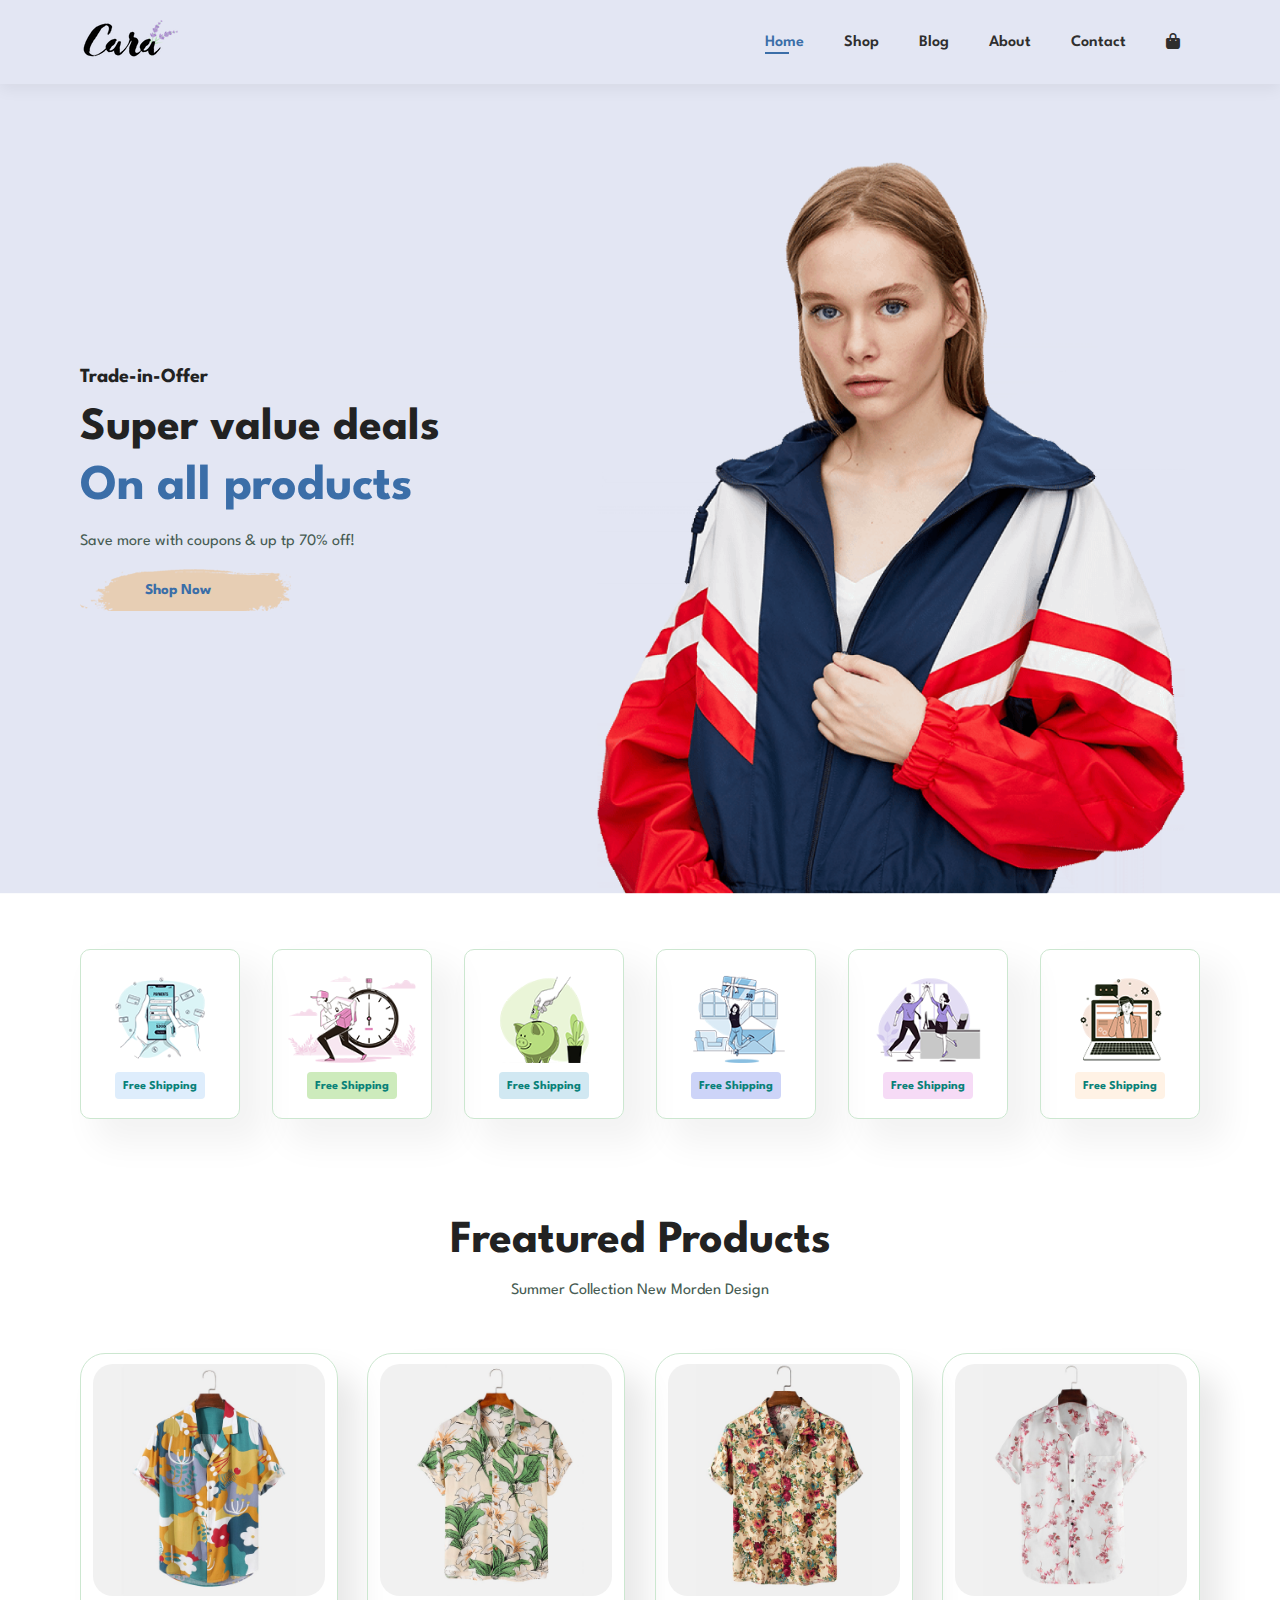
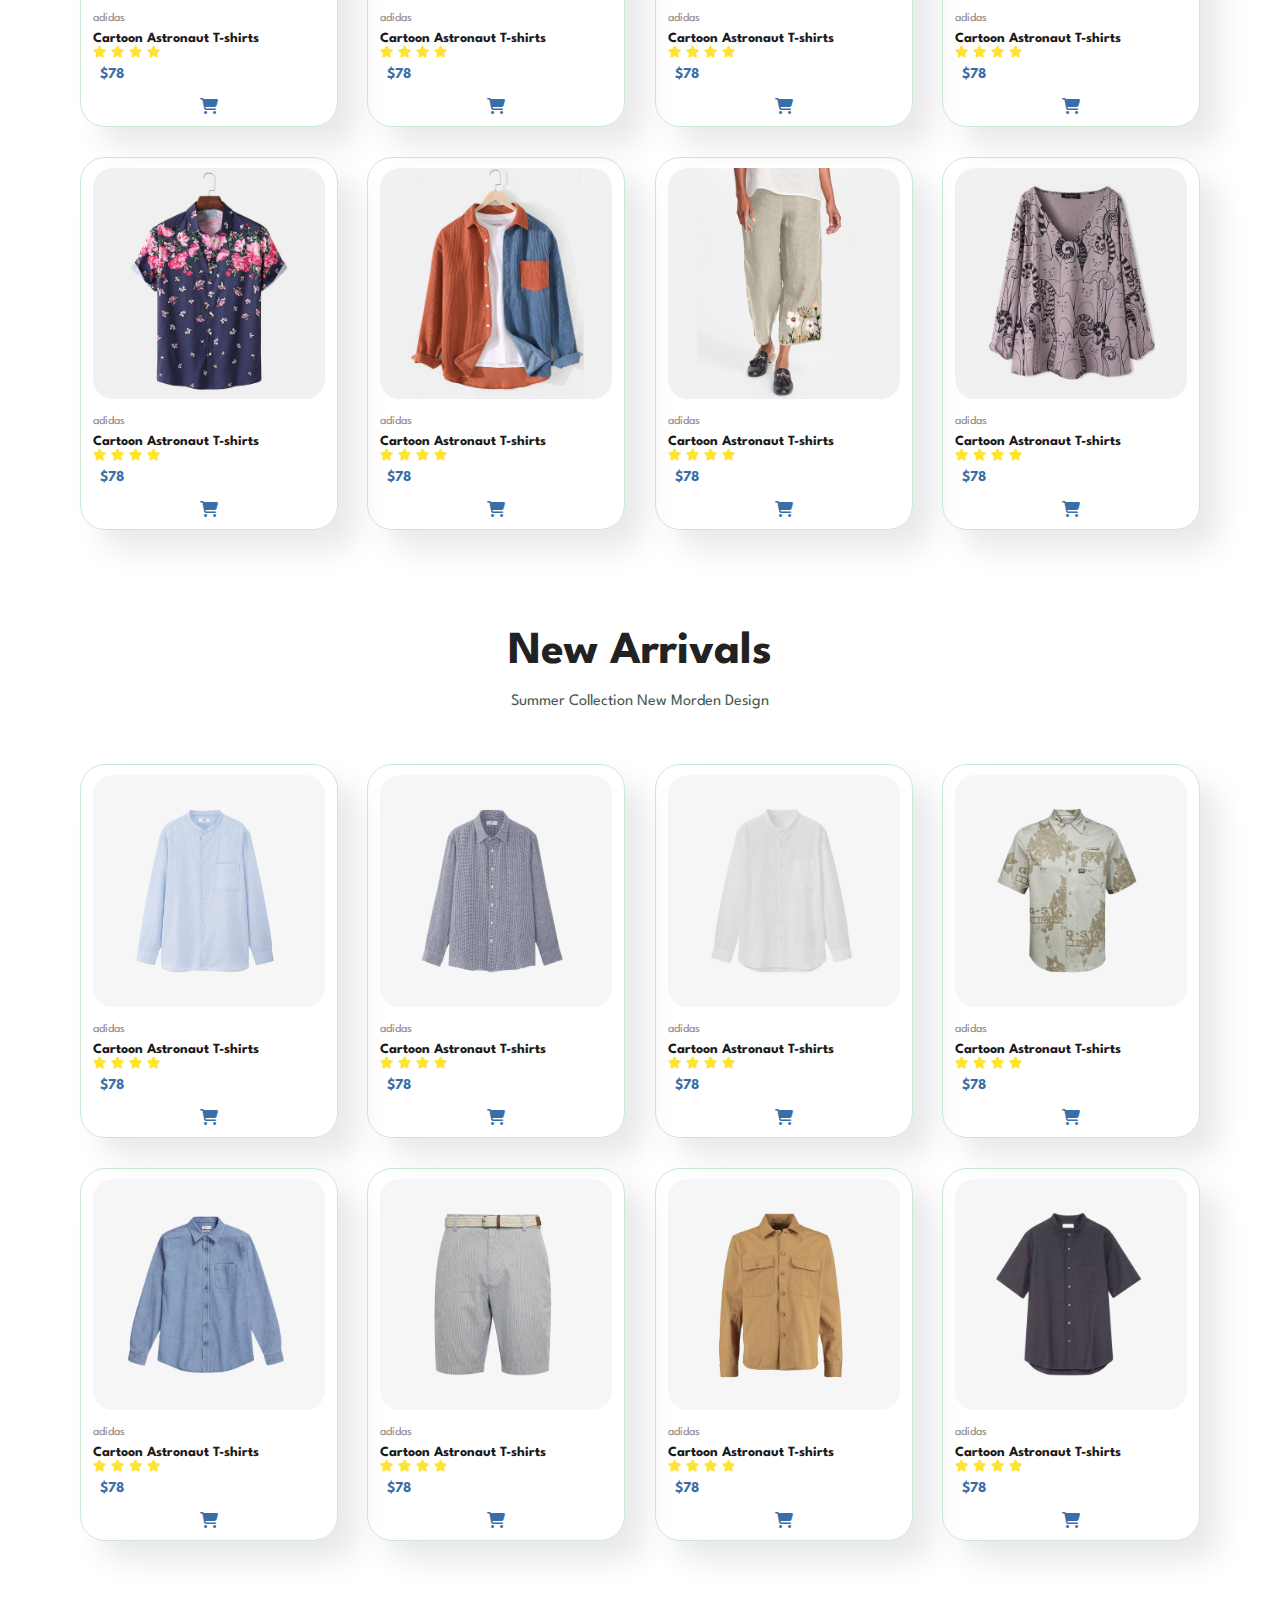
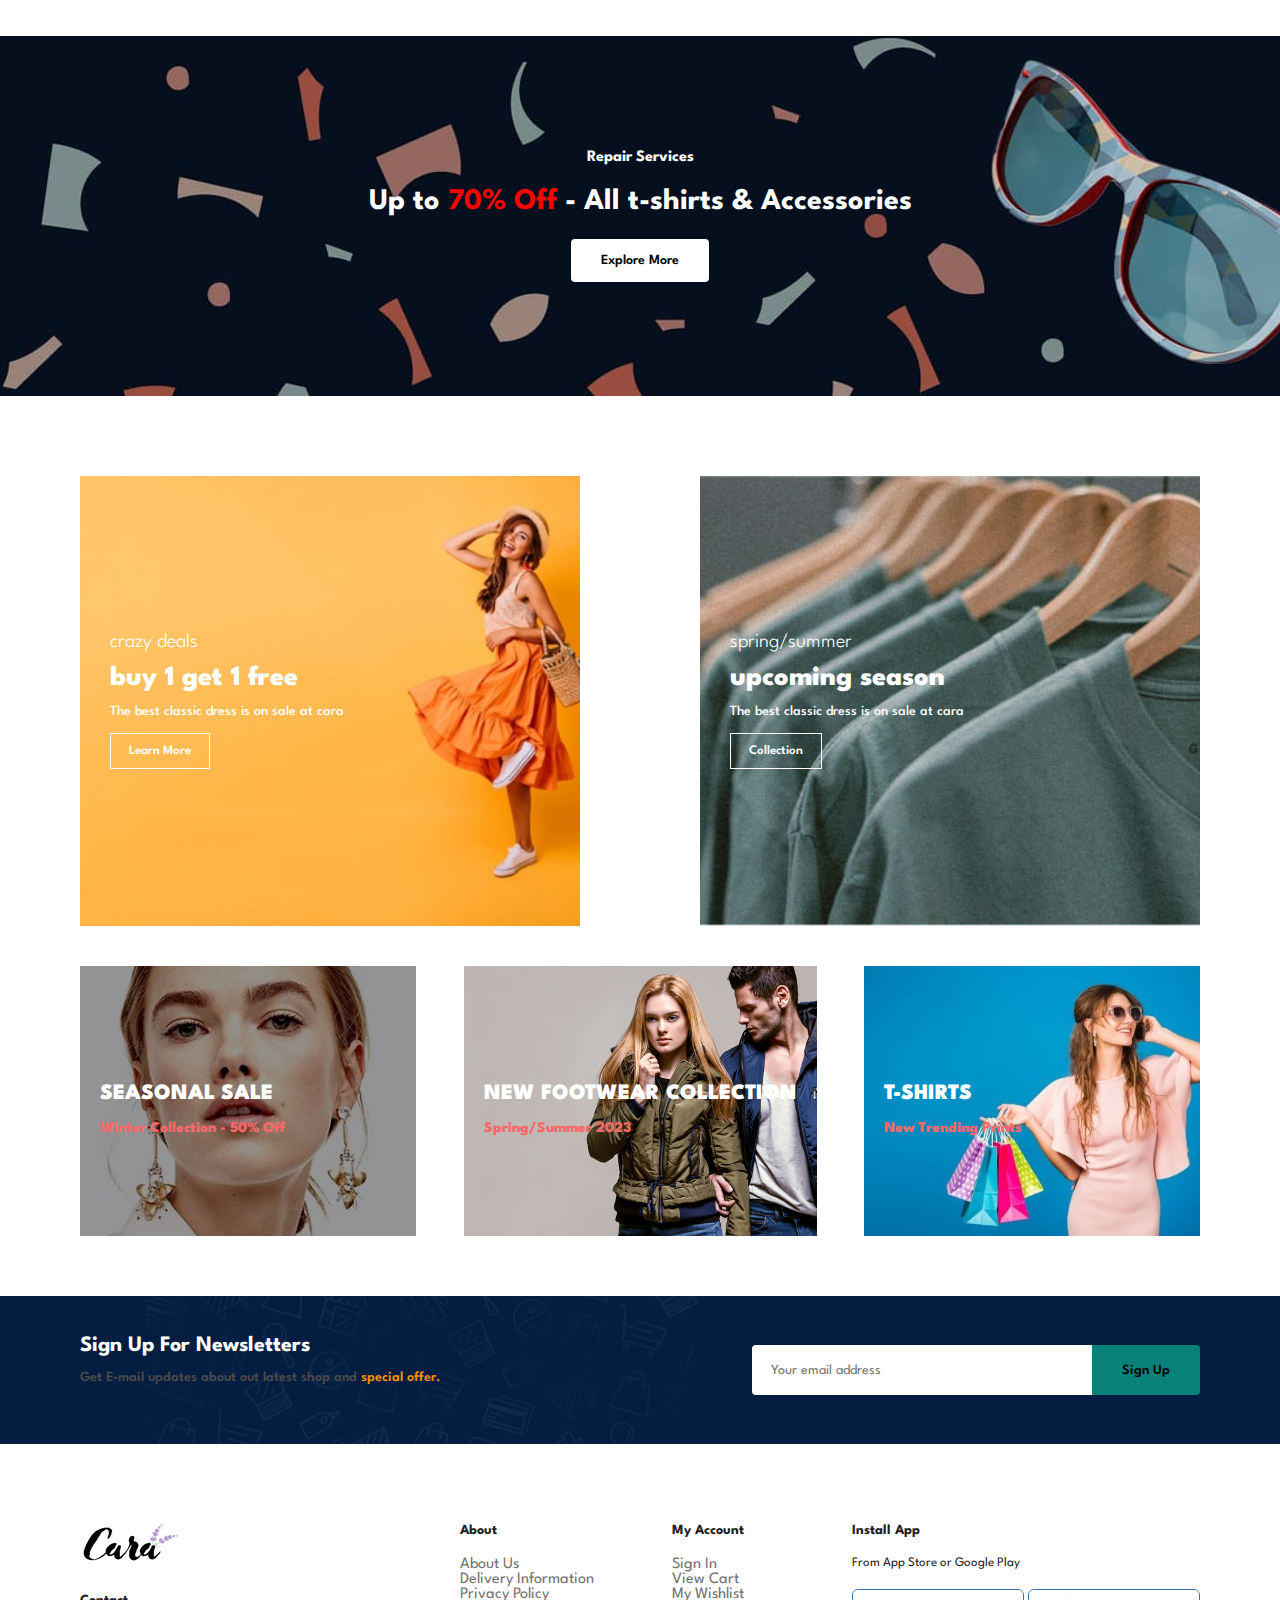
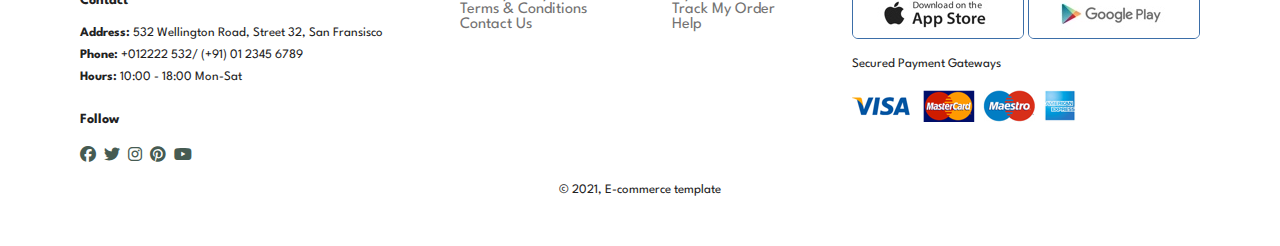
<file: index.html>
<!DOCTYPE html>
<html lang="en">
<head>
    <meta charset="UTF-8">
    <meta http-equiv="X-UA-Compatible" content="IE=edge">
    <meta name="viewport" content="width=device-width, initial-scale=1.0">
    <title>E-commerce Website</title>
    <link rel="stylesheet" href="https://cdnjs.cloudflare.com/ajax/libs/font-awesome/6.4.0/css/all.min.css">

    <link rel="stylesheet" href="style.css">
</head>
<body>
    <section id = "header">
        <a href="#"><img src="img\logo.png" class ="logo" alt=""></a>
        

        <div>
            <ul id="navbar">
                <li><a class="active" href="index.html">Home</a></li>
                <li><a href="shop.html">Shop</a></li>
                <li><a href="blog.html">Blog</a></li>
                <li><a href="about.html">About</a></li>
                <li><a href="contact.html">Contact</a></li>
                <li id="lg-bag"><a href="cart.html"><i class="fa-solid fa-bag-shopping"></i></a></li>
                <a href="#" id="close"><i class="far fa-times-circle"></i>
                </a>
            </ul>
        </div>

        <div id="mobile">
            <a href="cart.html"><i class="fa-solid fa-bag-shopping"></i></a>
            <i id="bar" class="fas fa-outdent"></i>
        </div>
    </section>

    <section id="hero">
        <h4>Trade-in-Offer</h4>
        <h2>Super value deals</h2>
        <h1>On all products</h1>
        <p>Save more with coupons & up tp 70% off! </p>
        <button>Shop Now</button>
    </section>

    <section id="feature" class="section-p1">
        <div class="fe-box">
            <img src="img/features/f1.png" alt="">
            <h6>Free Shipping</h6>
        </div>

        <div class="fe-box">
            <img src="img/features/f2.png" alt="">
            <h6>Free Shipping</h6>
        </div>

        <div class="fe-box">
            <img src="img/features/f3.png" alt="">
            <h6>Free Shipping</h6>
        </div>

        <div class="fe-box">
            <img src="img/features/f4.png" alt="">
            <h6>Free Shipping</h6>
        </div>

        <div class="fe-box">
            <img src="img/features/f5.png" alt="">
            <h6>Free Shipping</h6>
        </div>

        <div class="fe-box">
            <img src="img/features/f6.png" alt="">
            <h6>Free Shipping</h6>
        </div>
        
    </section>

    <section id="product1" class="section-p1">
        <h2>Freatured Products</h2>
        <p>Summer Collection New Morden Design</p>
        <div class="pro-container">
            <div class="pro">
                <img src="img/products/f1.jpg" alt="">
                <div class="des">
                    <span>adidas</span>
                    <h5>Cartoon Astronaut T-shirts</h5>
                    <div class="star">
                        <i class="fa-solid fa-star" style="color: #ffe32e;"></i>
                        <i class="fa-solid fa-star" style="color: #ffe32e;"></i>
                        <i class="fa-solid fa-star" style="color: #ffe32e;"></i>
                        <i class="fa-solid fa-star" style="color: #ffe32e;"></i>
                    </div>
                    <h4>$78</h4>
                </div>
                <a href="#"><i class="fa-solid fa-cart-shopping"  style="color:rgb(59, 110, 168);" ></i></a>
            </div>

            <div class="pro">
                <img src="img/products/f2.jpg" alt="">
                <div class="des">
                    <span>adidas</span>
                    <h5>Cartoon Astronaut T-shirts</h5>
                    <div class="star">
                        <i class="fa-solid fa-star" style="color: #ffe32e;"></i>
                        <i class="fa-solid fa-star" style="color: #ffe32e;"></i>
                        <i class="fa-solid fa-star" style="color: #ffe32e;"></i>
                        <i class="fa-solid fa-star" style="color: #ffe32e;"></i>
                    </div>
                    <h4>$78</h4>
                </div>
                <a href="#"><i class="fa-solid fa-cart-shopping"  style="color:rgb(59, 110, 168);" ></i></a>
            </div>

            <div class="pro">
                <img src="img/products/f3.jpg" alt="">
                <div class="des">
                    <span>adidas</span>
                    <h5>Cartoon Astronaut T-shirts</h5>
                    <div class="star">
                        <i class="fa-solid fa-star" style="color: #ffe32e;"></i>
                        <i class="fa-solid fa-star" style="color: #ffe32e;"></i>
                        <i class="fa-solid fa-star" style="color: #ffe32e;"></i>
                        <i class="fa-solid fa-star" style="color: #ffe32e;"></i>
                    </div>
                    <h4>$78</h4>
                </div>
                <a href="#"><i class="fa-solid fa-cart-shopping"  style="color:rgb(59, 110, 168);" ></i></a>
            </div>

            <div class="pro">
                <img src="img/products/f4.jpg" alt="">
                <div class="des">
                    <span>adidas</span>
                    <h5>Cartoon Astronaut T-shirts</h5>
                    <div class="star">
                        <i class="fa-solid fa-star" style="color: #ffe32e;"></i>
                        <i class="fa-solid fa-star" style="color: #ffe32e;"></i>
                        <i class="fa-solid fa-star" style="color: #ffe32e;"></i>
                        <i class="fa-solid fa-star" style="color: #ffe32e;"></i>
                    </div>
                    <h4>$78</h4>
                </div>
                <a href="#"><i class="fa-solid fa-cart-shopping"  style="color:rgb(59, 110, 168);" ></i></a>
            </div>

            <div class="pro">
                <img src="img/products/f5.jpg" alt="">
                <div class="des">
                    <span>adidas</span>
                    <h5>Cartoon Astronaut T-shirts</h5>
                    <div class="star">
                        <i class="fa-solid fa-star" style="color: #ffe32e;"></i>
                        <i class="fa-solid fa-star" style="color: #ffe32e;"></i>
                        <i class="fa-solid fa-star" style="color: #ffe32e;"></i>
                        <i class="fa-solid fa-star" style="color: #ffe32e;"></i>
                    </div>
                    <h4>$78</h4>
                </div>
                <a href="#"><i class="fa-solid fa-cart-shopping"  style="color:rgb(59, 110, 168);" ></i></a>
            </div>

            <div class="pro">
                <img src="img/products/f6.jpg" alt="">
                <div class="des">
                    <span>adidas</span>
                    <h5>Cartoon Astronaut T-shirts</h5>
                    <div class="star">
                        <i class="fa-solid fa-star" style="color: #ffe32e;"></i>
                        <i class="fa-solid fa-star" style="color: #ffe32e;"></i>
                        <i class="fa-solid fa-star" style="color: #ffe32e;"></i>
                        <i class="fa-solid fa-star" style="color: #ffe32e;"></i>
                    </div>
                    <h4>$78</h4>
                </div>
                <a href="#"><i class="fa-solid fa-cart-shopping"  style="color:rgb(59, 110, 168);" ></i></a>
            </div>

            <div class="pro">
                <img src="img/products/f7.jpg" alt="">
                <div class="des">
                    <span>adidas</span>
                    <h5>Cartoon Astronaut T-shirts</h5>
                    <div class="star">
                        <i class="fa-solid fa-star" style="color: #ffe32e;"></i>
                        <i class="fa-solid fa-star" style="color: #ffe32e;"></i>
                        <i class="fa-solid fa-star" style="color: #ffe32e;"></i>
                        <i class="fa-solid fa-star" style="color: #ffe32e;"></i>
                    </div>
                    <h4>$78</h4>
                </div>
                <a href="#"><i class="fa-solid fa-cart-shopping"  style="color:rgb(59, 110, 168);" ></i></a>
            </div>

            <div class="pro">
                <img src="img/products/f8.jpg" alt="">
                <div class="des">
                    <span>adidas</span>
                    <h5>Cartoon Astronaut T-shirts</h5>
                    <div class="star">
                        <i class="fa-solid fa-star" style="color: #ffe32e;"></i>
                        <i class="fa-solid fa-star" style="color: #ffe32e;"></i>
                        <i class="fa-solid fa-star" style="color: #ffe32e;"></i>
                        <i class="fa-solid fa-star" style="color: #ffe32e;"></i>
                    </div>
                    <h4>$78</h4>
                </div>
                <a href="#"><i class="fa-solid fa-cart-shopping"  style="color:rgb(59, 110, 168);" ></i></a>
            </div>

        </div>

        
    </section>

    <section id="product1" class="section-p1">
        <h2>New Arrivals</h2>
        <p>Summer Collection New Morden Design</p>
        <div class="pro-container">
            <div class="pro">
                <img src="img/products/n1.jpg" alt="">
                <div class="des">
                    <span>adidas</span>
                    <h5>Cartoon Astronaut T-shirts</h5>
                    <div class="star">
                        <i class="fa-solid fa-star" style="color: #ffe32e;"></i>
                        <i class="fa-solid fa-star" style="color: #ffe32e;"></i>
                        <i class="fa-solid fa-star" style="color: #ffe32e;"></i>
                        <i class="fa-solid fa-star" style="color: #ffe32e;"></i>
                    </div>
                    <h4>$78</h4>
                </div>
                <a href="#"><i class="fa-solid fa-cart-shopping"  style="color:rgb(59, 110, 168);" ></i></a>
            </div>

            <div class="pro">
                <img src="img/products/n2.jpg" alt="">
                <div class="des">
                    <span>adidas</span>
                    <h5>Cartoon Astronaut T-shirts</h5>
                    <div class="star">
                        <i class="fa-solid fa-star" style="color: #ffe32e;"></i>
                        <i class="fa-solid fa-star" style="color: #ffe32e;"></i>
                        <i class="fa-solid fa-star" style="color: #ffe32e;"></i>
                        <i class="fa-solid fa-star" style="color: #ffe32e;"></i>
                    </div>
                    <h4>$78</h4>
                </div>
                <a href="#"><i class="fa-solid fa-cart-shopping"  style="color:rgb(59, 110, 168);" ></i></a>
            </div>

            <div class="pro">
                <img src="img/products/n3.jpg" alt="">
                <div class="des">
                    <span>adidas</span>
                    <h5>Cartoon Astronaut T-shirts</h5>
                    <div class="star">
                        <i class="fa-solid fa-star" style="color: #ffe32e;"></i>
                        <i class="fa-solid fa-star" style="color: #ffe32e;"></i>
                        <i class="fa-solid fa-star" style="color: #ffe32e;"></i>
                        <i class="fa-solid fa-star" style="color: #ffe32e;"></i>
                    </div>
                    <h4>$78</h4>
                </div>
                <a href="#"><i class="fa-solid fa-cart-shopping"  style="color:rgb(59, 110, 168);" ></i></a>
            </div>

            <div class="pro">
                <img src="img/products/n4.jpg" alt="">
                <div class="des">
                    <span>adidas</span>
                    <h5>Cartoon Astronaut T-shirts</h5>
                    <div class="star">
                        <i class="fa-solid fa-star" style="color: #ffe32e;"></i>
                        <i class="fa-solid fa-star" style="color: #ffe32e;"></i>
                        <i class="fa-solid fa-star" style="color: #ffe32e;"></i>
                        <i class="fa-solid fa-star" style="color: #ffe32e;"></i>
                    </div>
                    <h4>$78</h4>
                </div>
                <a href="#"><i class="fa-solid fa-cart-shopping"  style="color:rgb(59, 110, 168);" ></i></a>
            </div>

            <div class="pro">
                <img src="img/products/n5.jpg" alt="">
                <div class="des">
                    <span>adidas</span>
                    <h5>Cartoon Astronaut T-shirts</h5>
                    <div class="star">
                        <i class="fa-solid fa-star" style="color: #ffe32e;"></i>
                        <i class="fa-solid fa-star" style="color: #ffe32e;"></i>
                        <i class="fa-solid fa-star" style="color: #ffe32e;"></i>
                        <i class="fa-solid fa-star" style="color: #ffe32e;"></i>
                    </div>
                    <h4>$78</h4>
                </div>
                <a href="#"><i class="fa-solid fa-cart-shopping"  style="color:rgb(59, 110, 168);" ></i></a>
            </div>

            <div class="pro">
                <img src="img/products/n6.jpg" alt="">
                <div class="des">
                    <span>adidas</span>
                    <h5>Cartoon Astronaut T-shirts</h5>
                    <div class="star">
                        <i class="fa-solid fa-star" style="color: #ffe32e;"></i>
                        <i class="fa-solid fa-star" style="color: #ffe32e;"></i>
                        <i class="fa-solid fa-star" style="color: #ffe32e;"></i>
                        <i class="fa-solid fa-star" style="color: #ffe32e;"></i>
                    </div>
                    <h4>$78</h4>
                </div>
                <a href="#"><i class="fa-solid fa-cart-shopping"  style="color:rgb(59, 110, 168);" ></i></a>
            </div>

            <div class="pro">
                <img src="img/products/n7.jpg" alt="">
                <div class="des">
                    <span>adidas</span>
                    <h5>Cartoon Astronaut T-shirts</h5>
                    <div class="star">
                        <i class="fa-solid fa-star" style="color: #ffe32e;"></i>
                        <i class="fa-solid fa-star" style="color: #ffe32e;"></i>
                        <i class="fa-solid fa-star" style="color: #ffe32e;"></i>
                        <i class="fa-solid fa-star" style="color: #ffe32e;"></i>
                    </div>
                    <h4>$78</h4>
                </div>
                <a href="#"><i class="fa-solid fa-cart-shopping"  style="color:rgb(59, 110, 168);" ></i></a>
            </div>

            <div class="pro">
                <img src="img/products/n8.jpg" alt="">
                <div class="des">
                    <span>adidas</span>
                    <h5>Cartoon Astronaut T-shirts</h5>
                    <div class="star">
                        <i class="fa-solid fa-star" style="color: #ffe32e;"></i>
                        <i class="fa-solid fa-star" style="color: #ffe32e;"></i>
                        <i class="fa-solid fa-star" style="color: #ffe32e;"></i>
                        <i class="fa-solid fa-star" style="color: #ffe32e;"></i>
                    </div>
                    <h4>$78</h4>
                </div>
                <a href="#"><i class="fa-solid fa-cart-shopping"  style="color:rgb(59, 110, 168);" ></i></a>
            </div>

        </div>

        
    </section>

    <section id="banner" class="section-m1">
        <h4>Repair Services</h4>
        <h2>Up to <span>70% Off</span> - All t-shirts & Accessories</h2>
        <button class="normal">Explore More</button>
    </section>

    

    <section id="sm-banner" class="section-p1">
        <div class="banner-box">
            <h4>crazy deals</h4>
            <h2>buy 1 get 1 free</h2>
            <span>The best classic dress is on sale at cara</span>
            <button class="white">Learn More</button>
        </div>

        <div class="banner-box2">
            <h4>spring/summer</h4>
            <h2>upcoming season</h2>
            <span>The best classic dress is on sale at cara</span>
            <button class="white">Collection</button>
        </div>
        
    </section>

    <section id="banner3">
        <div class="banner-box">
            <h2>SEASONAL SALE</h2>
            <h3>Winter Collection - 50% Off</h3>
        </div>

        <div class="banner-box banner-box2">
            <h2>NEW FOOTWEAR COLLECTION</h2>
            <h3>Spring/Summer 2023</h3>
        </div>

        <div class="banner-box banner-box3">
            <h2>T-SHIRTS</h2>
            <h3>New Trending Prints</h3>
        </div>
    </section>

    <section id="newsletter" class="section-p1 section-m1">
        <div class="newstext">
            <h4>Sign Up For Newsletters</h4>
            <p>Get E-mail updates about out latest shop and <span>special offer.</span></p>
        </div>
        <div class="form">
            <input type="text" placeholder="Your email address">
            <button class="normal">Sign Up</button>
        </div>
    </section>

    <footer class="section-p1">
        <div class="col">
            <img class="logo" src="img/logo.png" alt="">
            <h4>Contact</h4>
            <p><strong>Address:</strong> 532 Wellington Road, Street 32, San Fransisco</p>
            <p><strong>Phone:</strong> +012222 532/ (+91) 01 2345 6789</p>
            <p><strong>Hours:</strong> 10:00 - 18:00 Mon-Sat</p>
            <div class="follow">
                <h4>Follow</h4>
                <div class="icon">
                    <i class="fab fa-facebook"></i>
                    <i class="fab fa-twitter"></i>
                    <i class="fab fa-instagram"></i>
                    <i class="fab fa-pinterest"></i>
                    <i class="fab fa-youtube"></i>
                    
                </div>
        </div>
        
        </div>

        <div  class="col">
            <h4>About</h4>
            <a href="#">About Us</a>
            <a href="#">Delivery Information</a>
            <a href="#">Privacy Policy</a>
            <a href="#">Terms & Conditions</a>
            <a href="#">Contact Us</a>
        </div>

        <div  class="col">
            <h4>My Account</h4>
            <a href="#">Sign In</a>
            <a href="#">View Cart</a>
            <a href="#">My Wishlist</a>
            <a href="#">Track My Order</a>
            <a href="#">Help</a>
        </div>

        <div class="col install">
            <h4>Install App</h4>
            <p>From App Store or Google Play</p>
            <div class="row">
                <img src="img/pay/app.jpg" alt="">
                <img src="img/pay/play.jpg" alt="">
            </div>
            <p>Secured Payment Gateways</p>
            <img src="img/pay/pay.png" alt="">
        </div>

        <div class="copyright">
            <p> © 2021, E-commerce template</p>
        </div>

    </footer>
    <script src="script.js"></script>
</body>
</html>
</file>
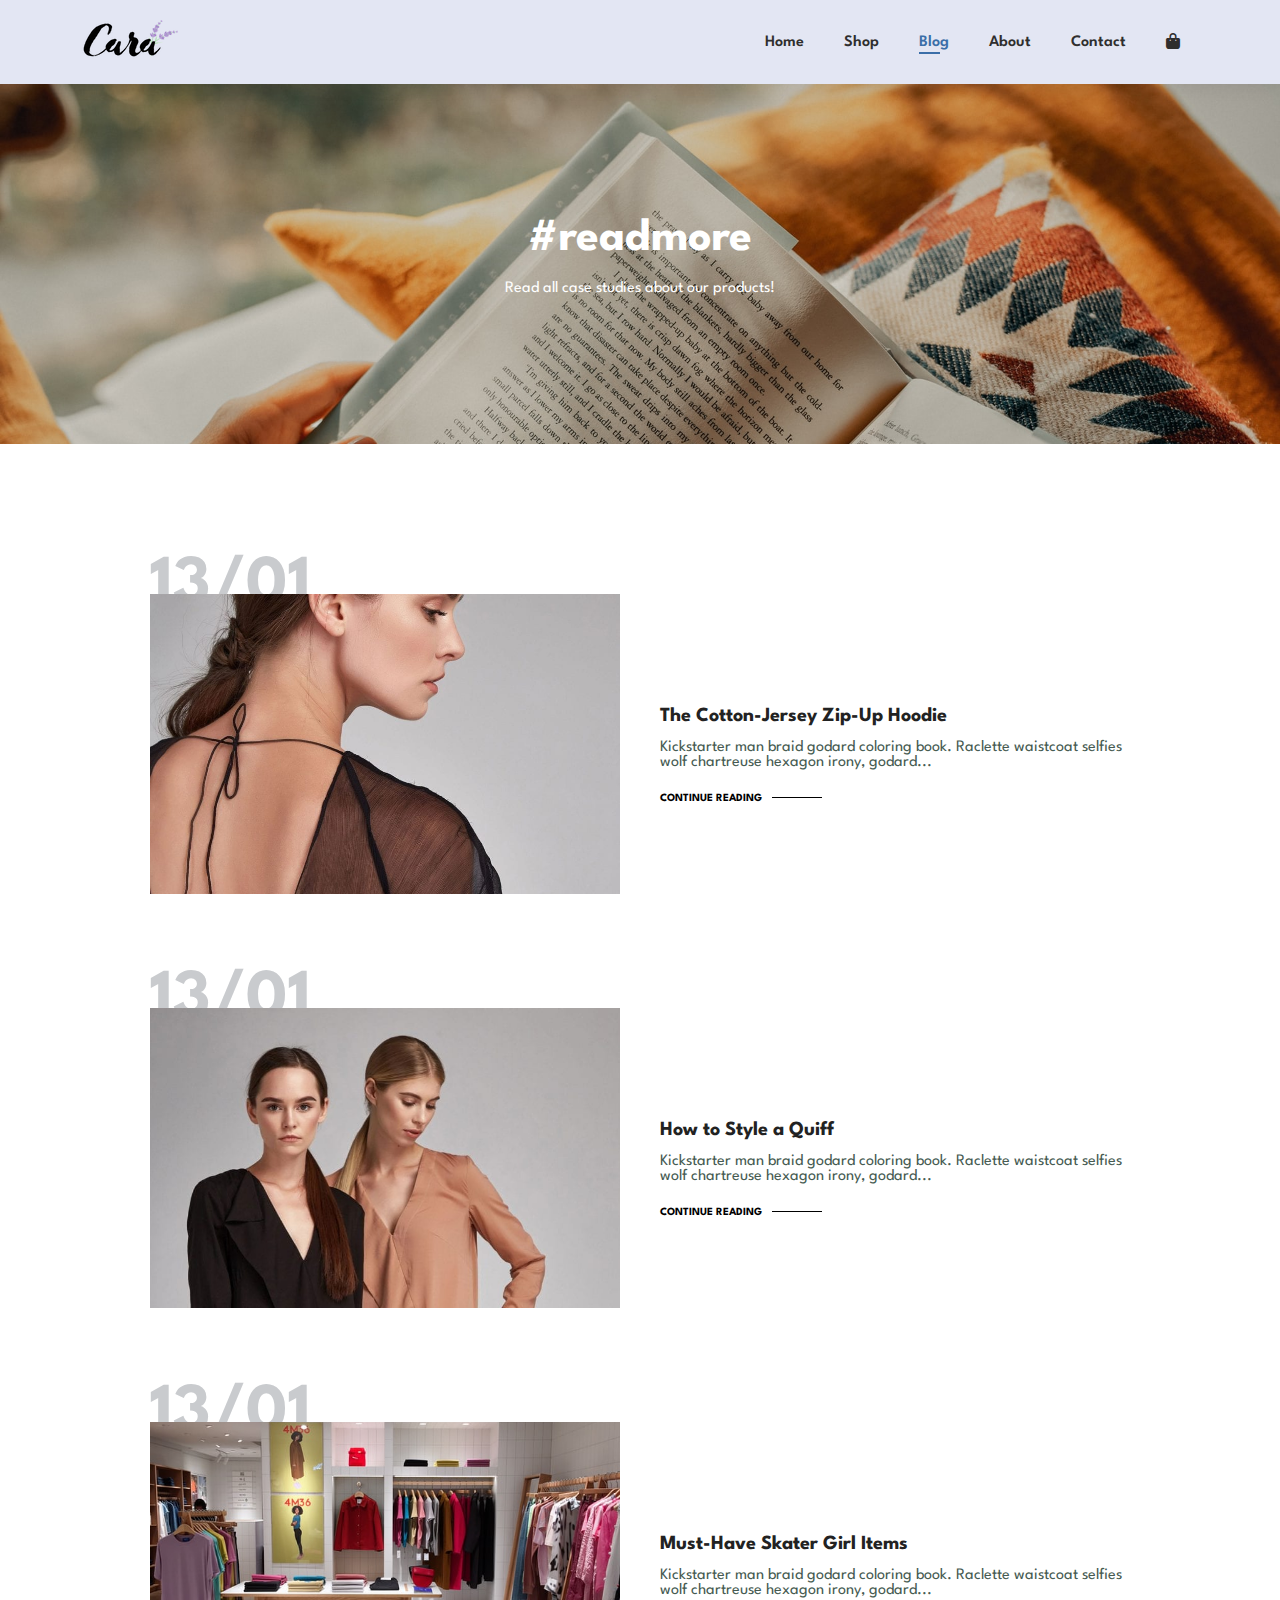
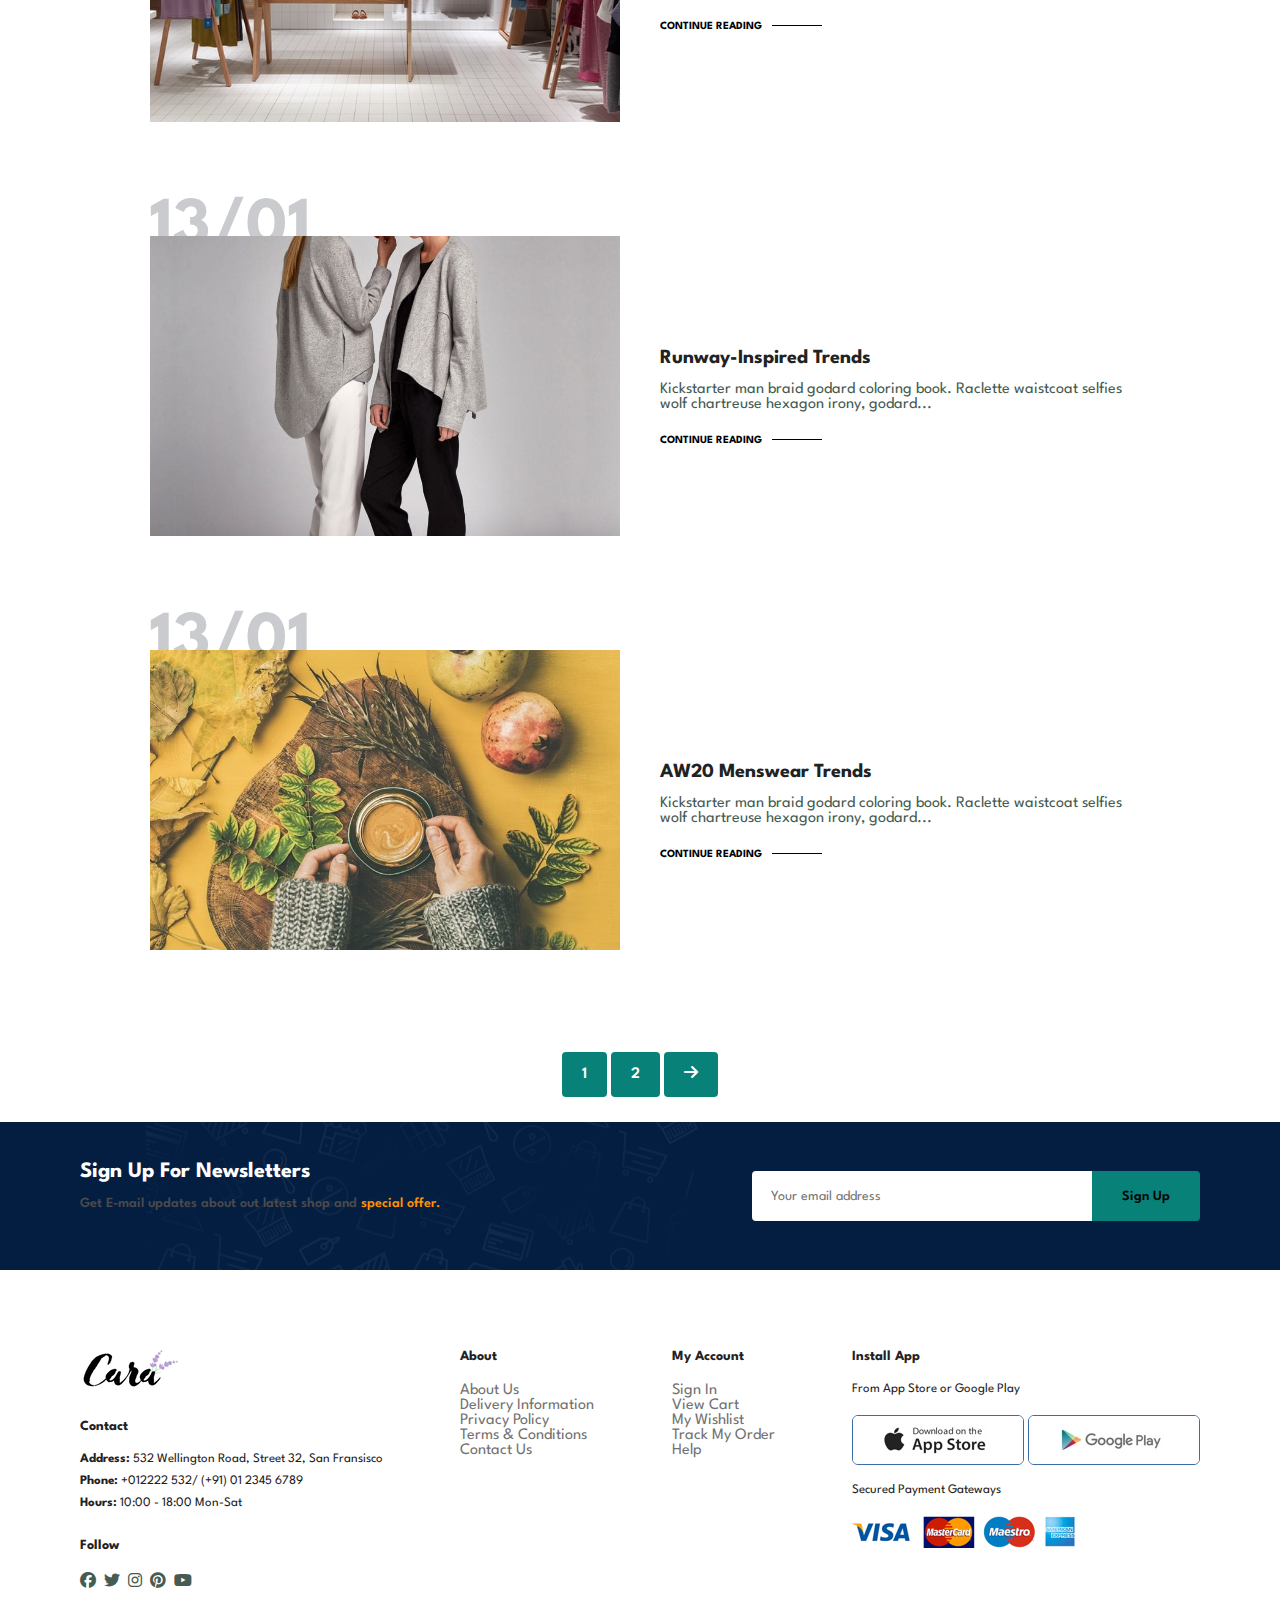
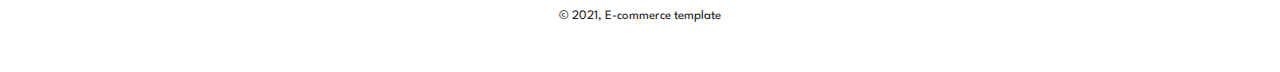
<file: blog.html>
<!DOCTYPE html>
<html lang="en">
<head>
    <meta charset="UTF-8">
    <meta http-equiv="X-UA-Compatible" content="IE=edge">
    <meta name="viewport" content="width=device-width, initial-scale=1.0">
    <title>E-commerce Website</title>
    <link rel="stylesheet" href="https://cdnjs.cloudflare.com/ajax/libs/font-awesome/6.4.0/css/all.min.css">

    <link rel="stylesheet" href="style.css">
</head>
<body>
    <section id = "header">
        <a href="#"><img src="img\logo.png" class ="logo" alt=""></a>
        

        <div>
            <ul id="navbar">
                <li><a href="index.html">Home</a></li>
                <li><a href="shop.html">Shop</a></li>
                <li><a class="active" href="blog.html">Blog</a></li>
                <li><a href="about.html">About</a></li>
                <li><a href="contact.html">Contact</a></li>
                <li id="lg-bag"><a href="cart.html"><i class="fa-solid fa-bag-shopping"></i></a></li>
                <a href="#" id="close"><i class="far fa-times-circle"></i>
                </a>
            </ul>
        </div>

        <div id="mobile">
            <a href="cart.html"><i class="fa-solid fa-bag-shopping"></i></a>
            <i id="bar" class="fas fa-outdent"></i>
        </div>
    </section>

    <section id="page-header" class="blog-header">
        <h2>#readmore</h2>
        <p>Read all case studies about our products! </p>
    </section>

    <section id="blog">
        <div class="blog-box">
            <div class="blog-img">
                <img src="img/blog/b1.jpg" alt="">
            </div>
            <div class="blog-details">
                <h4>The Cotton-Jersey Zip-Up Hoodie</h4>
                <p>Kickstarter man braid godard coloring book. Raclette waistcoat selfies wolf chartreuse hexagon irony, godard...</p>
                <a href="#">CONTINUE READING</a>
            </div>
            <h1>13/01</h1>
        </div>

        <div class="blog-box">
            <div class="blog-img">
                <img src="img/blog/b2.jpg" alt="">
            </div>
            <div class="blog-details">
                <h4>How to Style a Quiff</h4>
                <p>Kickstarter man braid godard coloring book. Raclette waistcoat selfies wolf chartreuse hexagon irony, godard...</p>
                <a href="#">CONTINUE READING</a>
            </div>
            <h1>13/01</h1>
        </div>

        <div class="blog-box">
            <div class="blog-img">
                <img src="img/blog/b3.jpg" alt="">
            </div>
            <div class="blog-details">
                <h4>Must-Have Skater Girl Items</h4>
                <p>Kickstarter man braid godard coloring book. Raclette waistcoat selfies wolf chartreuse hexagon irony, godard...</p>
                <a href="#">CONTINUE READING</a>
            </div>
            <h1>13/01</h1>
        </div>

        <div class="blog-box">
            <div class="blog-img">
                <img src="img/blog/b4.jpg" alt="">
            </div>
            <div class="blog-details">
                <h4>Runway-Inspired Trends</h4>
                <p>Kickstarter man braid godard coloring book. Raclette waistcoat selfies wolf chartreuse hexagon irony, godard...</p>
                <a href="#">CONTINUE READING</a>
            </div>
            <h1>13/01</h1>
        </div>

        <div class="blog-box">
            <div class="blog-img">
                <img src="img/blog/b6.jpg" alt="">
            </div>
            <div class="blog-details">
                <h4>AW20 Menswear Trends</h4>
                <p>Kickstarter man braid godard coloring book. Raclette waistcoat selfies wolf chartreuse hexagon irony, godard...</p>
                <a href="#">CONTINUE READING</a>
            </div>
            <h1>13/01</h1>
        </div>

        
    </section>

    <section id="pagination" class="padding">
        <a href="#">1</a>
        <a href="#">2</a>
        <a href="#"><i class="fas fa-arrow-right"></i></a>
    </section>

    <section id="newsletter" class="section-p1 section-m1">
        <div class="newstext">
            <h4>Sign Up For Newsletters</h4>
            <p>Get E-mail updates about out latest shop and <span>special offer.</span></p>
        </div>
        <div class="form">
            <input type="text" placeholder="Your email address">
            <button class="normal">Sign Up</button>
        </div>
    </section>

    <footer class="section-p1">
        <div class="col">
            <img class="logo" src="img/logo.png" alt="">
            <h4>Contact</h4>
            <p><strong>Address:</strong> 532 Wellington Road, Street 32, San Fransisco</p>
            <p><strong>Phone:</strong> +012222 532/ (+91) 01 2345 6789</p>
            <p><strong>Hours:</strong> 10:00 - 18:00 Mon-Sat</p>
            <div class="follow">
                <h4>Follow</h4>
                <div class="icon">
                    <i class="fab fa-facebook"></i>
                    <i class="fab fa-twitter"></i>
                    <i class="fab fa-instagram"></i>
                    <i class="fab fa-pinterest"></i>
                    <i class="fab fa-youtube"></i>
                    
                </div>
        </div>
        
        </div>

        <div  class="col">
            <h4>About</h4>
            <a href="#">About Us</a>
            <a href="#">Delivery Information</a>
            <a href="#">Privacy Policy</a>
            <a href="#">Terms & Conditions</a>
            <a href="#">Contact Us</a>
        </div>

        <div  class="col">
            <h4>My Account</h4>
            <a href="#">Sign In</a>
            <a href="#">View Cart</a>
            <a href="#">My Wishlist</a>
            <a href="#">Track My Order</a>
            <a href="#">Help</a>
        </div>

        <div class="col install">
            <h4>Install App</h4>
            <p>From App Store or Google Play</p>
            <div class="row">
                <img src="img/pay/app.jpg" alt="">
                <img src="img/pay/play.jpg" alt="">
            </div>
            <p>Secured Payment Gateways</p>
            <img src="img/pay/pay.png" alt="">
        </div>

        <div class="copyright">
            <p> © 2021, E-commerce template</p>
        </div>

    </footer>

    <script src="script.js"></script>
</body>
</html>
</file>
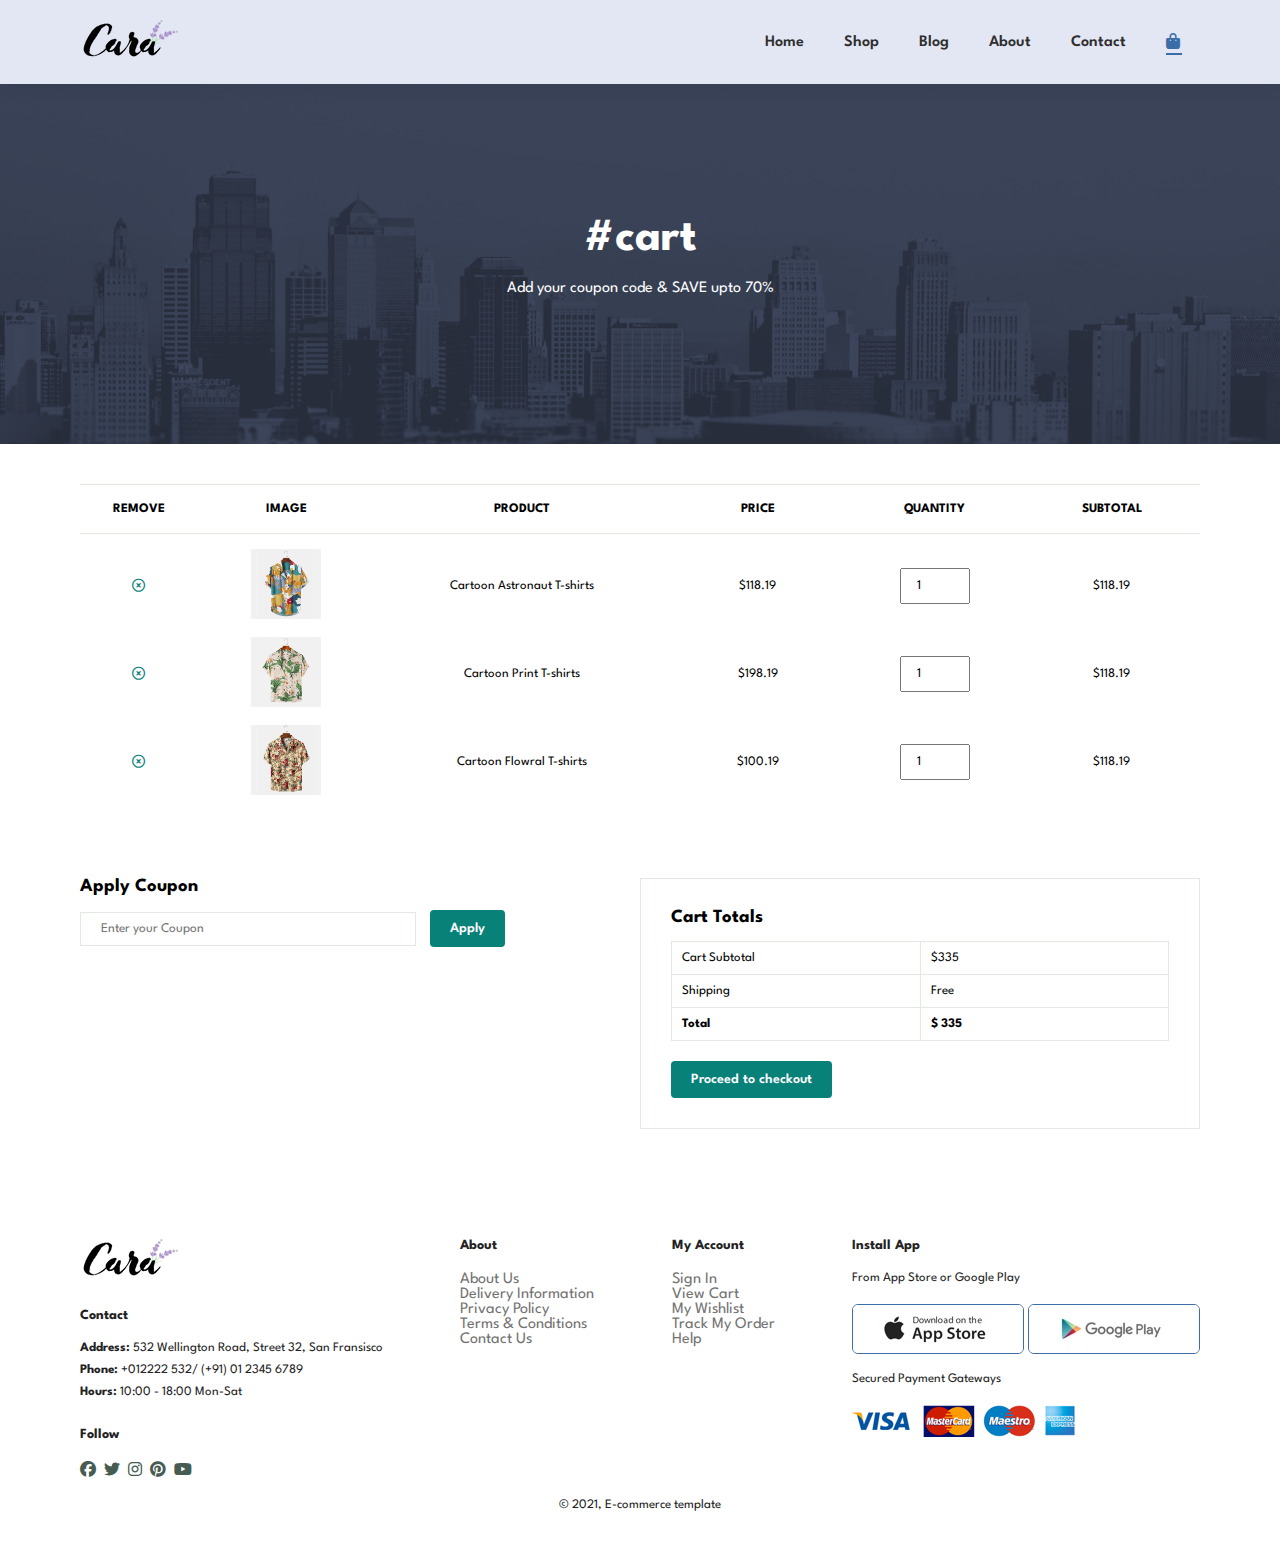
<file: cart.html>
<!DOCTYPE html>
<html lang="en">
<head>
    <meta charset="UTF-8">
    <meta http-equiv="X-UA-Compatible" content="IE=edge">
    <meta name="viewport" content="width=device-width, initial-scale=1.0">
    <title>E-commerce Website</title>
    <link rel="stylesheet" href="https://cdnjs.cloudflare.com/ajax/libs/font-awesome/6.4.0/css/all.min.css">

    <link rel="stylesheet" href="style.css">
</head>
<body>
    <section id = "header">
        <a href="#"><img src="img\logo.png" class ="logo" alt=""></a>
        

        <div>
            <ul id="navbar">
                <li><a href="index.html">Home</a></li>
                <li><a href="shop.html">Shop</a></li>
                <li><a href="blog.html">Blog</a></li>
                <li><a href="about.html">About</a></li>
                <li><a href="contact.html">Contact</a></li>
                <li id="lg-bag"><a class="active" href="cart.html"><i class="fa-solid fa-bag-shopping"></i></a></li>
                <a href="#" id="close"><i class="far fa-times-circle"></i>
                </a>
            </ul>
        </div>

        <div id="mobile">
            <a href="cart.html"><i class="fa-solid fa-bag-shopping"></i></a>
            <i id="bar" class="fas fa-outdent"></i>
        </div>
    </section>

    <section id="page-header" class="about-header">
        <h2>#cart</h2>
        <p>Add your coupon code & SAVE upto 70%</p>
    </section>

    <section id="cart" class="section-p1">
        <table width="100%">
            <thead>
                <tr>
                    <td>Remove</td>
                    <td>Image</td>
                    <td>Product</td>
                    <td>Price</td>
                    <td>Quantity</td>
                    <td>Subtotal</td>
                </tr>
            </thead>
            <tbody>
                <tr>
                    <td><a href="#"><i class="fa-sharp fa-regular fa-circle-xmark"></i></a></td>
                    <td><img src="img/products/f1.jpg" alt=""></td>
                    <td>Cartoon Astronaut T-shirts</td>
                    <td>$118.19</td>
                    <td><input type="number" value="1"></td>
                    <td>$118.19</td>
                </tr>

                <tr>
                    <td><a href="#"><i class="fa-sharp fa-regular fa-circle-xmark"></i></a></td>
                    <td><img src="img/products/f2.jpg" alt=""></td>
                    <td>Cartoon Print T-shirts</td>
                    <td>$198.19</td>
                    <td><input type="number" value="1"></td>
                    <td>$118.19</td>
                </tr>

                <tr>
                    <td><a href="#"><i class="fa-sharp fa-regular fa-circle-xmark"></i></a></td>
                    <td><img src="img/products/f3.jpg" alt=""></td>
                    <td>Cartoon Flowral T-shirts</td>
                    <td>$100.19</td>
                    <td><input type="number" value="1"></td>
                    <td>$118.19</td>
                </tr>

            </tbody>
        </table>
    </section>

    <section id="cart-add" class="section-p1">
        <div id="coupon">
            <h3>Apply Coupon</h3>
            <div>
                <input type="text" placeholder="Enter your Coupon">
                <button class="normal">Apply</button>
            </div>
        </div>

        <div id="subtotal">
            <h3>Cart Totals</h3>
            <table>
                <tr>
                    <td>Cart Subtotal</td>
                    <td>$335</td>
                </tr>
                <tr>
                    <td>Shipping</td>
                    <td>Free</td>
                </tr>
                <tr>
                    <td><strong>Total</strong></td>
                    <td><strong>$ 335</strong></td>
                </tr>
            </table>
            <button class="normal">Proceed to checkout</button>
        </div>
    </section>

    <footer class="section-p1">
        <div class="col">
            <img class="logo" src="img/logo.png" alt="">
            <h4>Contact</h4>
            <p><strong>Address:</strong> 532 Wellington Road, Street 32, San Fransisco</p>
            <p><strong>Phone:</strong> +012222 532/ (+91) 01 2345 6789</p>
            <p><strong>Hours:</strong> 10:00 - 18:00 Mon-Sat</p>
            <div class="follow">
                <h4>Follow</h4>
                <div class="icon">
                    <i class="fab fa-facebook"></i>
                    <i class="fab fa-twitter"></i>
                    <i class="fab fa-instagram"></i>
                    <i class="fab fa-pinterest"></i>
                    <i class="fab fa-youtube"></i>
                    
                </div>
        </div>
        
        </div>

        <div  class="col">
            <h4>About</h4>
            <a href="#">About Us</a>
            <a href="#">Delivery Information</a>
            <a href="#">Privacy Policy</a>
            <a href="#">Terms & Conditions</a>
            <a href="#">Contact Us</a>
        </div>

        <div  class="col">
            <h4>My Account</h4>
            <a href="#">Sign In</a>
            <a href="#">View Cart</a>
            <a href="#">My Wishlist</a>
            <a href="#">Track My Order</a>
            <a href="#">Help</a>
        </div>

        <div class="col install">
            <h4>Install App</h4>
            <p>From App Store or Google Play</p>
            <div class="row">
                <img src="img/pay/app.jpg" alt="">
                <img src="img/pay/play.jpg" alt="">
            </div>
            <p>Secured Payment Gateways</p>
            <img src="img/pay/pay.png" alt="">
        </div>

        <div class="copyright">
            <p> © 2021, E-commerce template</p>
        </div>

    </footer>

    <script src="script.js"></script>
</body>
</html>
</file>
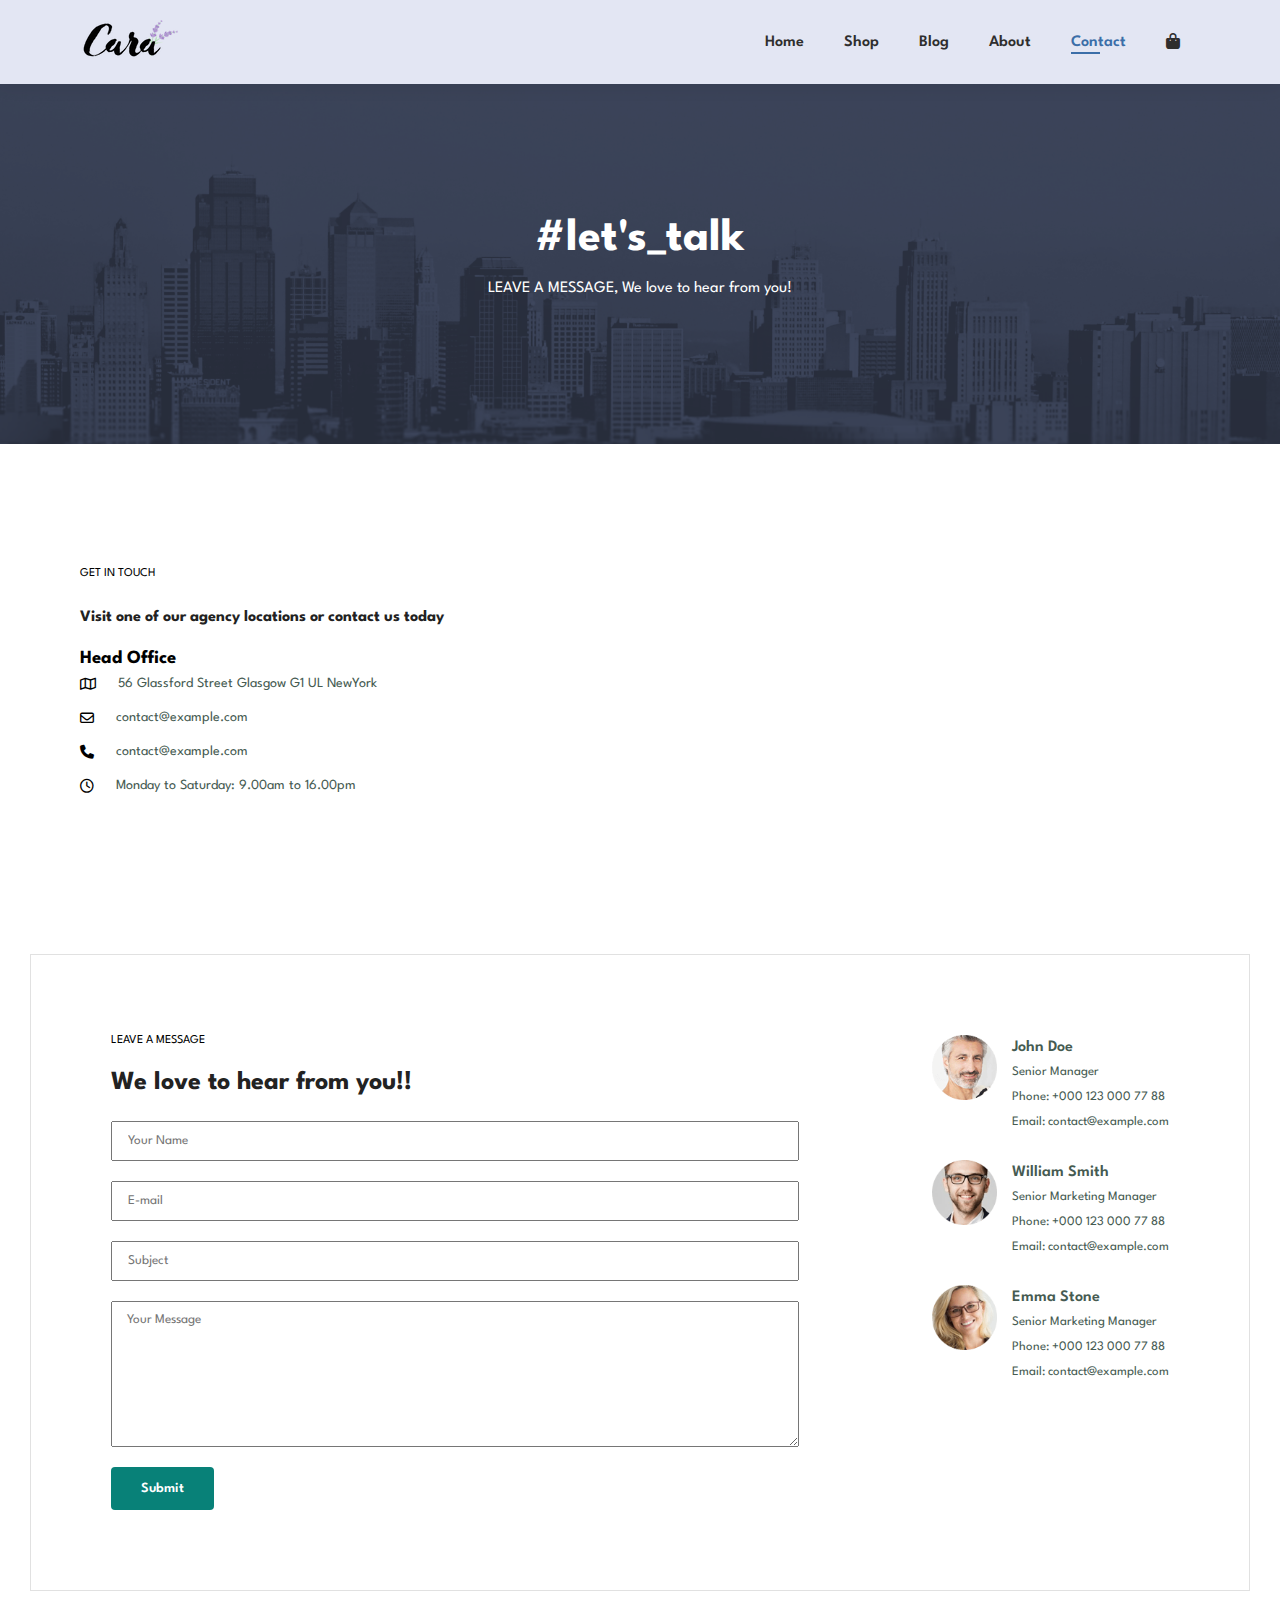
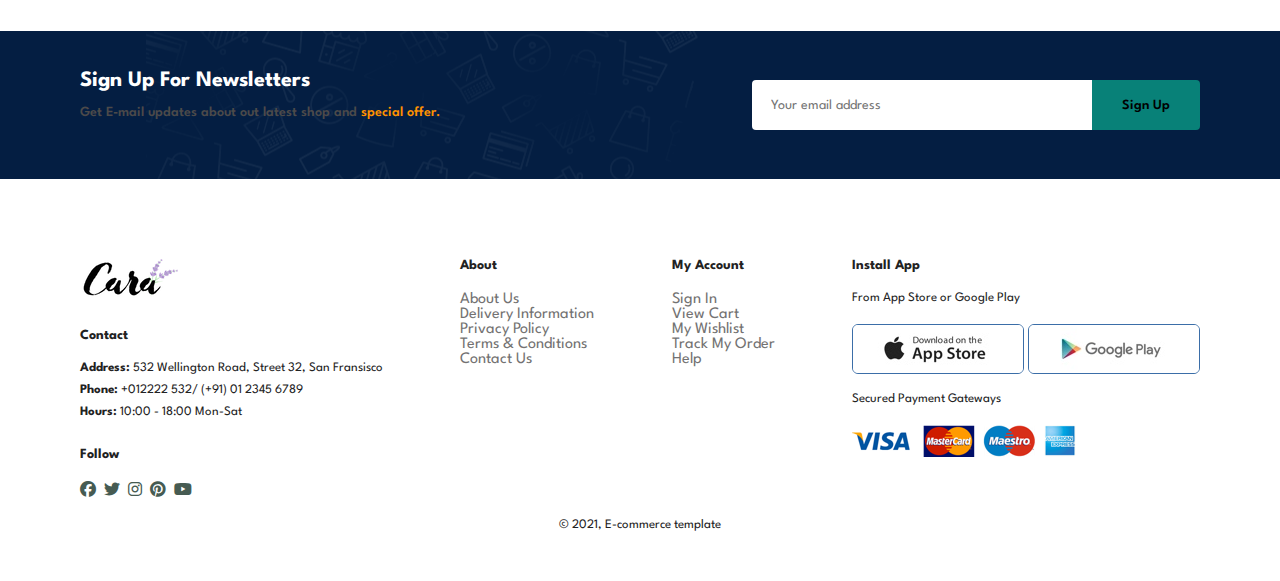
<file: contact.html>
<!DOCTYPE html>
<html lang="en">
<head>
    <meta charset="UTF-8">
    <meta http-equiv="X-UA-Compatible" content="IE=edge">
    <meta name="viewport" content="width=device-width, initial-scale=1.0">
    <title>E-commerce Website</title>
    <link rel="stylesheet" href="https://cdnjs.cloudflare.com/ajax/libs/font-awesome/6.4.0/css/all.min.css">

    <link rel="stylesheet" href="style.css">
</head>
<body>
    <section id = "header">
        <a href="#"><img src="img\logo.png" class ="logo" alt=""></a>
        

        <div>
            <ul id="navbar">
                <li><a href="index.html">Home</a></li>
                <li><a href="shop.html">Shop</a></li>
                <li><a href="blog.html">Blog</a></li>
                <li><a href="about.html">About</a></li>
                <li><a class="active" href="contact.html">Contact</a></li>
                <li id="lg-bag"><a href="cart.html"><i class="fa-solid fa-bag-shopping"></i></a></li>
                <a href="#" id="close"><i class="far fa-times-circle"></i>
                </a>
            </ul>
        </div>

        <div id="mobile">
            <a href="cart.html"><i class="fa-solid fa-bag-shopping"></i></a>
            <i id="bar" class="fas fa-outdent"></i>
        </div>
    </section>

    <section id="page-header" class="about-header">
        <h2>#let's_talk</h2>
        <p>LEAVE A MESSAGE, We love to hear from you!</p>
    </section>

    <section id="contact-details" class="section-p1">
        <div class="details">
            <span>GET IN TOUCH</span>
            <h2>Visit one of our agency locations or contact us today</h2>
            <h3>Head Office</h3>
            <div>
                <li>
                    <i class="fa-regular fa-map"></i>
                    <p>56 Glassford Street Glasgow G1 UL NewYork </p>
                </li>
                <li>
                    <i class="fa-regular fa-envelope"></i>
                    <p>contact@example.com </p>
                </li>
                <li>
                    <i class="fa-solid fa-phone"></i>
                    <p>contact@example.com</p>
                </li>
                <li>
                    <i class="fa-regular fa-clock"></i>
                    <p>Monday to Saturday: 9.00am to 16.00pm </p>
                </li>
            </div>
        </div>

        <div class="map">
            <iframe src="https://www.google.com/maps/embed?pb=!1m18!1m12!1m3!1d3024.18959734827!2d-73.91827518993412!3d40.71384253738589!2m3!1f0!2f0!3f0!3m2!1i1024!2i768!4f13.1!3m3!1m2!1s0x89c258ff897260a5%3A0x739fb4db830dfcd4!2sNewYorkDress!5e0!3m2!1sen!2sin!4v1686579544178!5m2!1sen!2sin" width="600" height="450" style="border:0;" allowfullscreen="" loading="lazy" referrerpolicy="no-referrer-when-downgrade"></iframe>
        </div>
    </section>

    <section id="form-details">
        <form action="">
            <span>LEAVE A MESSAGE</span>
            <h2>We love to hear from you!!</h2>
            <input type="text" placeholder="Your Name">
            <input type="text" placeholder="E-mail">
            <input type="text" placeholder="Subject">
            <textarea name="" id="" cols="30" rows="10" placeholder="Your Message"></textarea>
            <button class="normal">Submit</button>
        </form>
        <div class="people">
            <div>
                <img src="img/people/1.png" alt="">
                <p><span>John Doe</span>Senior Manager <br>Phone: +000 123 000 77 88 <br>Email: contact@example.com</p>
            </div>
            <div>
                <img src="img/people/2.png" alt="">
                <p><span>William Smith </span>Senior Marketing Manager <br>Phone: +000 123 000 77 88 <br>Email: contact@example.com</p>
            </div>
            <div>
                <img src="img/people/3.png" alt="">
                <p><span>Emma Stone</span>Senior Marketing Manager <br>Phone: +000 123 000 77 88 <br>Email: contact@example.com</p>
            </div>
        </div>
    </section>

    <section id="newsletter" class="section-p1 section-m1">
        <div class="newstext">
            <h4>Sign Up For Newsletters</h4>
            <p>Get E-mail updates about out latest shop and <span>special offer.</span></p>
        </div>
        <div class="form">
            <input type="text" placeholder="Your email address">
            <button class="normal">Sign Up</button>
        </div>
    </section>

    <footer class="section-p1">
        <div class="col">
            <img class="logo" src="img/logo.png" alt="">
            <h4>Contact</h4>
            <p><strong>Address:</strong> 532 Wellington Road, Street 32, San Fransisco</p>
            <p><strong>Phone:</strong> +012222 532/ (+91) 01 2345 6789</p>
            <p><strong>Hours:</strong> 10:00 - 18:00 Mon-Sat</p>
            <div class="follow">
                <h4>Follow</h4>
                <div class="icon">
                    <i class="fab fa-facebook"></i>
                    <i class="fab fa-twitter"></i>
                    <i class="fab fa-instagram"></i>
                    <i class="fab fa-pinterest"></i>
                    <i class="fab fa-youtube"></i>
                    
                </div>
        </div>
        
        </div>

        <div  class="col">
            <h4>About</h4>
            <a href="#">About Us</a>
            <a href="#">Delivery Information</a>
            <a href="#">Privacy Policy</a>
            <a href="#">Terms & Conditions</a>
            <a href="#">Contact Us</a>
        </div>

        <div  class="col">
            <h4>My Account</h4>
            <a href="#">Sign In</a>
            <a href="#">View Cart</a>
            <a href="#">My Wishlist</a>
            <a href="#">Track My Order</a>
            <a href="#">Help</a>
        </div>

        <div class="col install">
            <h4>Install App</h4>
            <p>From App Store or Google Play</p>
            <div class="row">
                <img src="img/pay/app.jpg" alt="">
                <img src="img/pay/play.jpg" alt="">
            </div>
            <p>Secured Payment Gateways</p>
            <img src="img/pay/pay.png" alt="">
        </div>

        <div class="copyright">
            <p> © 2021, E-commerce template</p>
        </div>

    </footer>

    <script src="script.js"></script>
</body>
</html>
</file>
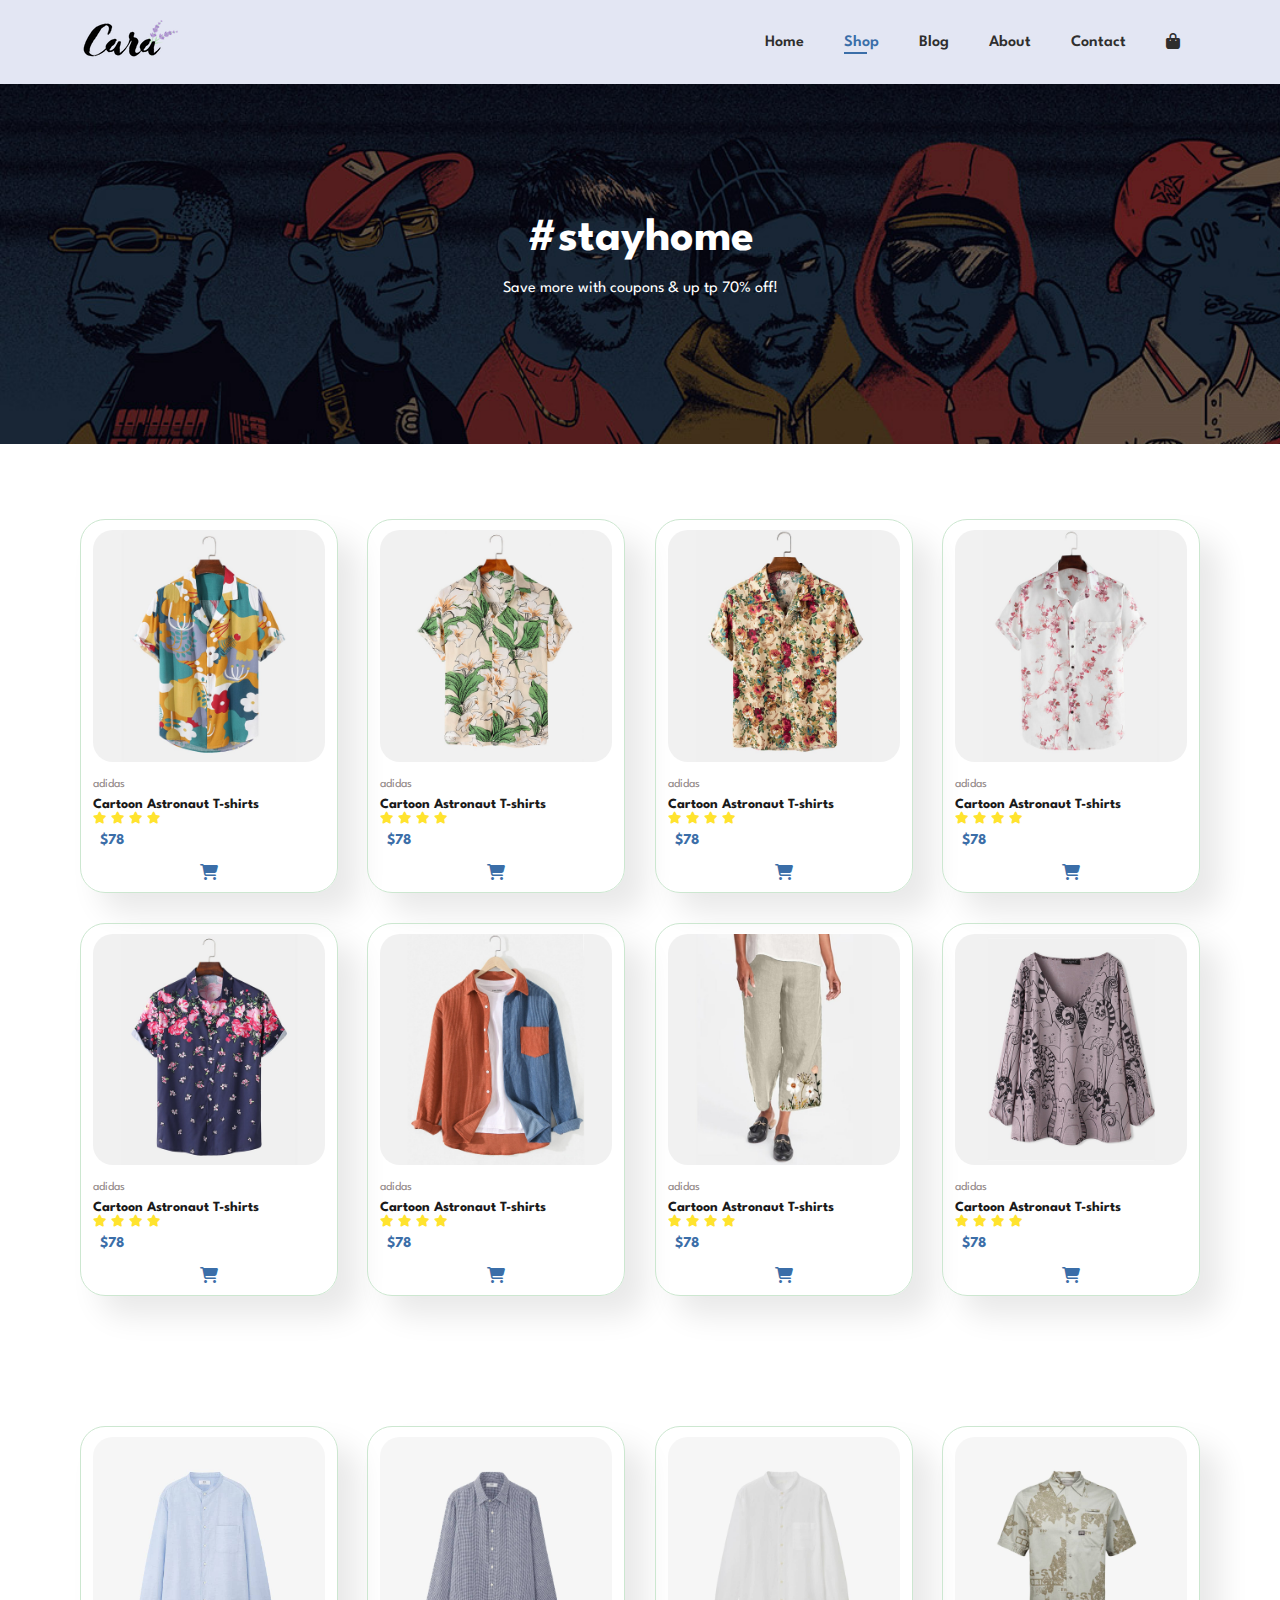
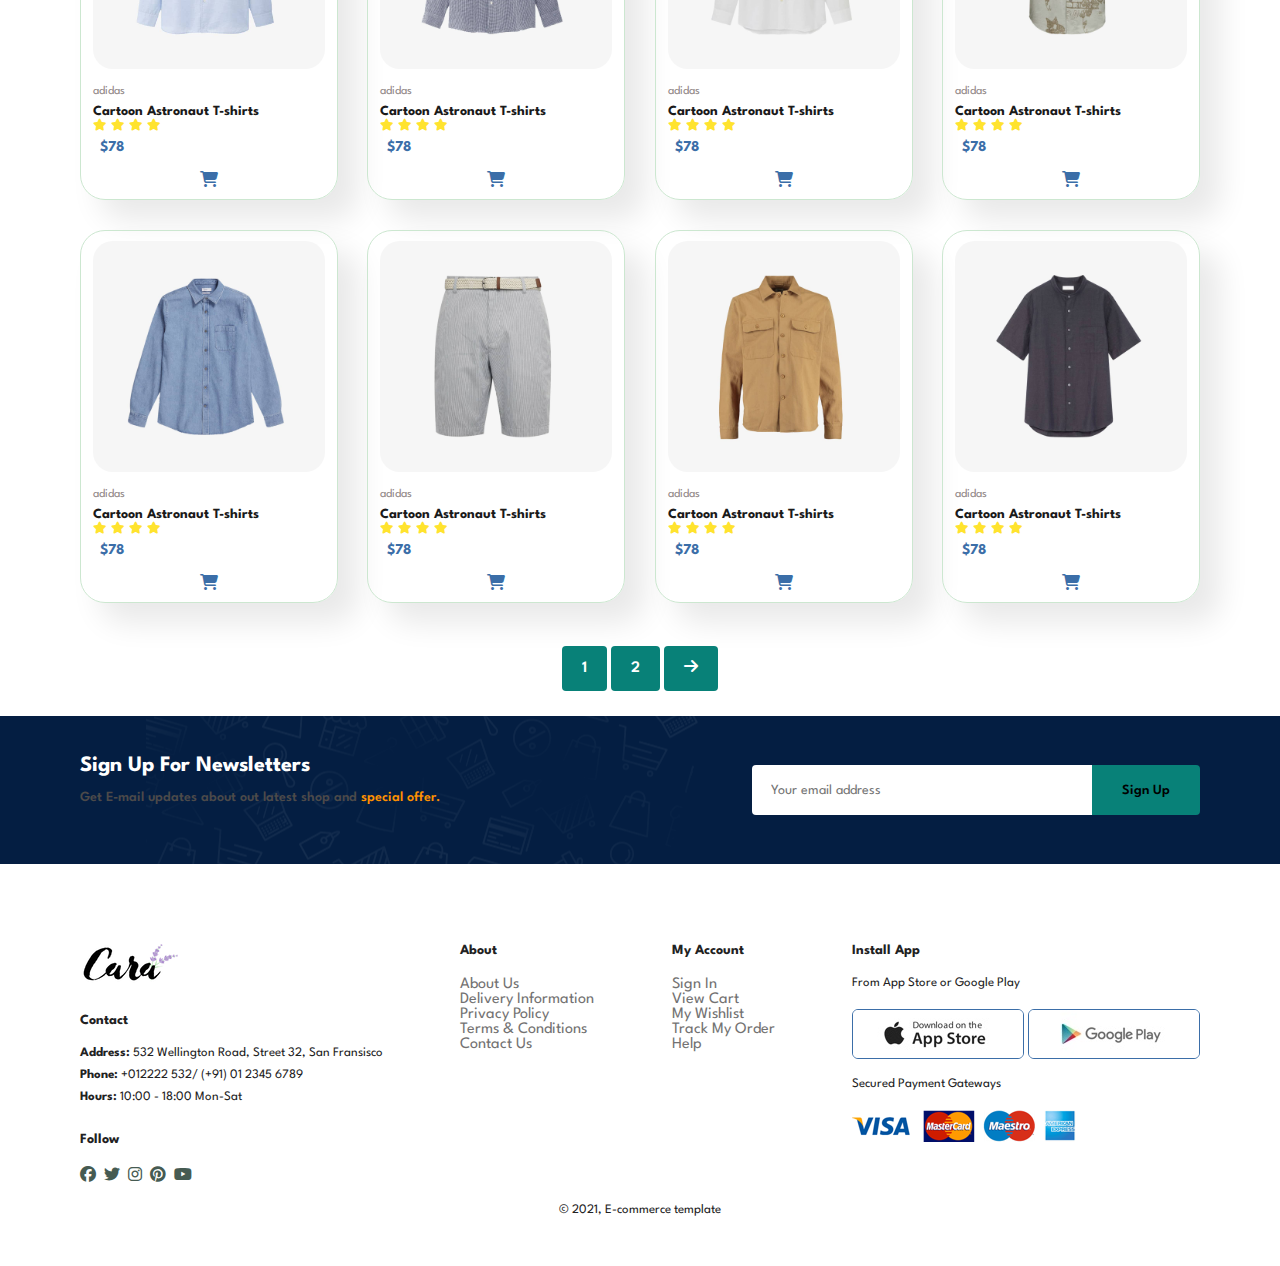
<file: shop.html>
<!DOCTYPE html>
<html lang="en">
<head>
    <meta charset="UTF-8">
    <meta http-equiv="X-UA-Compatible" content="IE=edge">
    <meta name="viewport" content="width=device-width, initial-scale=1.0">
    <title>E-commerce Website</title>
    <link rel="stylesheet" href="https://cdnjs.cloudflare.com/ajax/libs/font-awesome/6.4.0/css/all.min.css">

    <link rel="stylesheet" href="style.css">
</head>
<body>
    <section id = "header">
        <a href="#"><img src="img\logo.png" class ="logo" alt=""></a>
        

        <div>
            <ul id="navbar">
                <li><a href="index.html">Home</a></li>
                <li><a class="active" href="shop.html">Shop</a></li>
                <li><a href="blog.html">Blog</a></li>
                <li><a href="about.html">About</a></li>
                <li><a href="contact.html">Contact</a></li>
                <li id="lg-bag"><a href="cart.html"><i class="fa-solid fa-bag-shopping"></i></a></li>
                <a href="#" id="close"><i class="far fa-times-circle"></i>
                </a>
            </ul>
        </div>

        <div id="mobile">
            <a href="cart.html"><i class="fa-solid fa-bag-shopping"></i></a>
            <i id="bar" class="fas fa-outdent"></i>
        </div>
    </section>

    <section id="page-header">
        <h2>#stayhome</h2>
        <p>Save more with coupons & up tp 70% off! </p>
    </section>

    <section id="product1" class="section-p1">
        <div class="pro-container">
            <div class="pro" onclick="window.location.href='sproduct.html';">
                <img src="img/products/f1.jpg" alt="">
                <div class="des">
                    <span>adidas</span>
                    <h5>Cartoon Astronaut T-shirts</h5>
                    <div class="star">
                        <i class="fa-solid fa-star" style="color: #ffe32e;"></i>
                        <i class="fa-solid fa-star" style="color: #ffe32e;"></i>
                        <i class="fa-solid fa-star" style="color: #ffe32e;"></i>
                        <i class="fa-solid fa-star" style="color: #ffe32e;"></i>
                    </div>
                    <h4>$78</h4>
                </div>
                <a href="#"><i class="fa-solid fa-cart-shopping"  style="color:rgb(59, 110, 168);" ></i></a>
            </div>

            <div class="pro">
                <img src="img/products/f2.jpg" alt="">
                <div class="des">
                    <span>adidas</span>
                    <h5>Cartoon Astronaut T-shirts</h5>
                    <div class="star">
                        <i class="fa-solid fa-star" style="color: #ffe32e;"></i>
                        <i class="fa-solid fa-star" style="color: #ffe32e;"></i>
                        <i class="fa-solid fa-star" style="color: #ffe32e;"></i>
                        <i class="fa-solid fa-star" style="color: #ffe32e;"></i>
                    </div>
                    <h4>$78</h4>
                </div>
                <a href="#"><i class="fa-solid fa-cart-shopping"  style="color:rgb(59, 110, 168);" ></i></a>
            </div>

            <div class="pro">
                <img src="img/products/f3.jpg" alt="">
                <div class="des">
                    <span>adidas</span>
                    <h5>Cartoon Astronaut T-shirts</h5>
                    <div class="star">
                        <i class="fa-solid fa-star" style="color: #ffe32e;"></i>
                        <i class="fa-solid fa-star" style="color: #ffe32e;"></i>
                        <i class="fa-solid fa-star" style="color: #ffe32e;"></i>
                        <i class="fa-solid fa-star" style="color: #ffe32e;"></i>
                    </div>
                    <h4>$78</h4>
                </div>
                <a href="#"><i class="fa-solid fa-cart-shopping"  style="color:rgb(59, 110, 168);" ></i></a>
            </div>

            <div class="pro">
                <img src="img/products/f4.jpg" alt="">
                <div class="des">
                    <span>adidas</span>
                    <h5>Cartoon Astronaut T-shirts</h5>
                    <div class="star">
                        <i class="fa-solid fa-star" style="color: #ffe32e;"></i>
                        <i class="fa-solid fa-star" style="color: #ffe32e;"></i>
                        <i class="fa-solid fa-star" style="color: #ffe32e;"></i>
                        <i class="fa-solid fa-star" style="color: #ffe32e;"></i>
                    </div>
                    <h4>$78</h4>
                </div>
                <a href="#"><i class="fa-solid fa-cart-shopping"  style="color:rgb(59, 110, 168);" ></i></a>
            </div>

            <div class="pro">
                <img src="img/products/f5.jpg" alt="">
                <div class="des">
                    <span>adidas</span>
                    <h5>Cartoon Astronaut T-shirts</h5>
                    <div class="star">
                        <i class="fa-solid fa-star" style="color: #ffe32e;"></i>
                        <i class="fa-solid fa-star" style="color: #ffe32e;"></i>
                        <i class="fa-solid fa-star" style="color: #ffe32e;"></i>
                        <i class="fa-solid fa-star" style="color: #ffe32e;"></i>
                    </div>
                    <h4>$78</h4>
                </div>
                <a href="#"><i class="fa-solid fa-cart-shopping"  style="color:rgb(59, 110, 168);" ></i></a>
            </div>

            <div class="pro">
                <img src="img/products/f6.jpg" alt="">
                <div class="des">
                    <span>adidas</span>
                    <h5>Cartoon Astronaut T-shirts</h5>
                    <div class="star">
                        <i class="fa-solid fa-star" style="color: #ffe32e;"></i>
                        <i class="fa-solid fa-star" style="color: #ffe32e;"></i>
                        <i class="fa-solid fa-star" style="color: #ffe32e;"></i>
                        <i class="fa-solid fa-star" style="color: #ffe32e;"></i>
                    </div>
                    <h4>$78</h4>
                </div>
                <a href="#"><i class="fa-solid fa-cart-shopping"  style="color:rgb(59, 110, 168);" ></i></a>
            </div>

            <div class="pro">
                <img src="img/products/f7.jpg" alt="">
                <div class="des">
                    <span>adidas</span>
                    <h5>Cartoon Astronaut T-shirts</h5>
                    <div class="star">
                        <i class="fa-solid fa-star" style="color: #ffe32e;"></i>
                        <i class="fa-solid fa-star" style="color: #ffe32e;"></i>
                        <i class="fa-solid fa-star" style="color: #ffe32e;"></i>
                        <i class="fa-solid fa-star" style="color: #ffe32e;"></i>
                    </div>
                    <h4>$78</h4>
                </div>
                <a href="#"><i class="fa-solid fa-cart-shopping"  style="color:rgb(59, 110, 168);" ></i></a>
            </div>

            <div class="pro">
                <img src="img/products/f8.jpg" alt="">
                <div class="des">
                    <span>adidas</span>
                    <h5>Cartoon Astronaut T-shirts</h5>
                    <div class="star">
                        <i class="fa-solid fa-star" style="color: #ffe32e;"></i>
                        <i class="fa-solid fa-star" style="color: #ffe32e;"></i>
                        <i class="fa-solid fa-star" style="color: #ffe32e;"></i>
                        <i class="fa-solid fa-star" style="color: #ffe32e;"></i>
                    </div>
                    <h4>$78</h4>
                </div>
                <a href="#"><i class="fa-solid fa-cart-shopping"  style="color:rgb(59, 110, 168);" ></i></a>
            </div>

        </div>

        
    </section>

    <section id="product1" class="section-p1">
        <div class="pro-container">
            <div class="pro">
                <img src="img/products/n1.jpg" alt="">
                <div class="des">
                    <span>adidas</span>
                    <h5>Cartoon Astronaut T-shirts</h5>
                    <div class="star">
                        <i class="fa-solid fa-star" style="color: #ffe32e;"></i>
                        <i class="fa-solid fa-star" style="color: #ffe32e;"></i>
                        <i class="fa-solid fa-star" style="color: #ffe32e;"></i>
                        <i class="fa-solid fa-star" style="color: #ffe32e;"></i>
                    </div>
                    <h4>$78</h4>
                </div>
                <a href="#"><i class="fa-solid fa-cart-shopping"  style="color:rgb(59, 110, 168);" ></i></a>
            </div>

            <div class="pro">
                <img src="img/products/n2.jpg" alt="">
                <div class="des">
                    <span>adidas</span>
                    <h5>Cartoon Astronaut T-shirts</h5>
                    <div class="star">
                        <i class="fa-solid fa-star" style="color: #ffe32e;"></i>
                        <i class="fa-solid fa-star" style="color: #ffe32e;"></i>
                        <i class="fa-solid fa-star" style="color: #ffe32e;"></i>
                        <i class="fa-solid fa-star" style="color: #ffe32e;"></i>
                    </div>
                    <h4>$78</h4>
                </div>
                <a href="#"><i class="fa-solid fa-cart-shopping"  style="color:rgb(59, 110, 168);" ></i></a>
            </div>

            <div class="pro">
                <img src="img/products/n3.jpg" alt="">
                <div class="des">
                    <span>adidas</span>
                    <h5>Cartoon Astronaut T-shirts</h5>
                    <div class="star">
                        <i class="fa-solid fa-star" style="color: #ffe32e;"></i>
                        <i class="fa-solid fa-star" style="color: #ffe32e;"></i>
                        <i class="fa-solid fa-star" style="color: #ffe32e;"></i>
                        <i class="fa-solid fa-star" style="color: #ffe32e;"></i>
                    </div>
                    <h4>$78</h4>
                </div>
                <a href="#"><i class="fa-solid fa-cart-shopping"  style="color:rgb(59, 110, 168);" ></i></a>
            </div>

            <div class="pro">
                <img src="img/products/n4.jpg" alt="">
                <div class="des">
                    <span>adidas</span>
                    <h5>Cartoon Astronaut T-shirts</h5>
                    <div class="star">
                        <i class="fa-solid fa-star" style="color: #ffe32e;"></i>
                        <i class="fa-solid fa-star" style="color: #ffe32e;"></i>
                        <i class="fa-solid fa-star" style="color: #ffe32e;"></i>
                        <i class="fa-solid fa-star" style="color: #ffe32e;"></i>
                    </div>
                    <h4>$78</h4>
                </div>
                <a href="#"><i class="fa-solid fa-cart-shopping"  style="color:rgb(59, 110, 168);" ></i></a>
            </div>

            <div class="pro">
                <img src="img/products/n5.jpg" alt="">
                <div class="des">
                    <span>adidas</span>
                    <h5>Cartoon Astronaut T-shirts</h5>
                    <div class="star">
                        <i class="fa-solid fa-star" style="color: #ffe32e;"></i>
                        <i class="fa-solid fa-star" style="color: #ffe32e;"></i>
                        <i class="fa-solid fa-star" style="color: #ffe32e;"></i>
                        <i class="fa-solid fa-star" style="color: #ffe32e;"></i>
                    </div>
                    <h4>$78</h4>
                </div>
                <a href="#"><i class="fa-solid fa-cart-shopping"  style="color:rgb(59, 110, 168);" ></i></a>
            </div>

            <div class="pro">
                <img src="img/products/n6.jpg" alt="">
                <div class="des">
                    <span>adidas</span>
                    <h5>Cartoon Astronaut T-shirts</h5>
                    <div class="star">
                        <i class="fa-solid fa-star" style="color: #ffe32e;"></i>
                        <i class="fa-solid fa-star" style="color: #ffe32e;"></i>
                        <i class="fa-solid fa-star" style="color: #ffe32e;"></i>
                        <i class="fa-solid fa-star" style="color: #ffe32e;"></i>
                    </div>
                    <h4>$78</h4>
                </div>
                <a href="#"><i class="fa-solid fa-cart-shopping"  style="color:rgb(59, 110, 168);" ></i></a>
            </div>

            <div class="pro">
                <img src="img/products/n7.jpg" alt="">
                <div class="des">
                    <span>adidas</span>
                    <h5>Cartoon Astronaut T-shirts</h5>
                    <div class="star">
                        <i class="fa-solid fa-star" style="color: #ffe32e;"></i>
                        <i class="fa-solid fa-star" style="color: #ffe32e;"></i>
                        <i class="fa-solid fa-star" style="color: #ffe32e;"></i>
                        <i class="fa-solid fa-star" style="color: #ffe32e;"></i>
                    </div>
                    <h4>$78</h4>
                </div>
                <a href="#"><i class="fa-solid fa-cart-shopping"  style="color:rgb(59, 110, 168);" ></i></a>
            </div>

            <div class="pro">
                <img src="img/products/n8.jpg" alt="">
                <div class="des">
                    <span>adidas</span>
                    <h5>Cartoon Astronaut T-shirts</h5>
                    <div class="star">
                        <i class="fa-solid fa-star" style="color: #ffe32e;"></i>
                        <i class="fa-solid fa-star" style="color: #ffe32e;"></i>
                        <i class="fa-solid fa-star" style="color: #ffe32e;"></i>
                        <i class="fa-solid fa-star" style="color: #ffe32e;"></i>
                    </div>
                    <h4>$78</h4>
                </div>
                <a href="#"><i class="fa-solid fa-cart-shopping"  style="color:rgb(59, 110, 168);" ></i></a>
            </div>

        </div>

        
    </section>

    <section id="pagination" class="padding">
        <a href="#">1</a>
        <a href="#">2</a>
        <a href="#"><i class="fas fa-arrow-right"></i></a>
    </section>

    <section id="newsletter" class="section-p1 section-m1">
        <div class="newstext">
            <h4>Sign Up For Newsletters</h4>
            <p>Get E-mail updates about out latest shop and <span>special offer.</span></p>
        </div>
        <div class="form">
            <input type="text" placeholder="Your email address">
            <button class="normal">Sign Up</button>
        </div>
    </section>

    <footer class="section-p1">
        <div class="col">
            <img class="logo" src="img/logo.png" alt="">
            <h4>Contact</h4>
            <p><strong>Address:</strong> 532 Wellington Road, Street 32, San Fransisco</p>
            <p><strong>Phone:</strong> +012222 532/ (+91) 01 2345 6789</p>
            <p><strong>Hours:</strong> 10:00 - 18:00 Mon-Sat</p>
            <div class="follow">
                <h4>Follow</h4>
                <div class="icon">
                    <i class="fab fa-facebook"></i>
                    <i class="fab fa-twitter"></i>
                    <i class="fab fa-instagram"></i>
                    <i class="fab fa-pinterest"></i>
                    <i class="fab fa-youtube"></i>
                    
                </div>
        </div>
        
        </div>

        <div  class="col">
            <h4>About</h4>
            <a href="#">About Us</a>
            <a href="#">Delivery Information</a>
            <a href="#">Privacy Policy</a>
            <a href="#">Terms & Conditions</a>
            <a href="#">Contact Us</a>
        </div>

        <div  class="col">
            <h4>My Account</h4>
            <a href="#">Sign In</a>
            <a href="#">View Cart</a>
            <a href="#">My Wishlist</a>
            <a href="#">Track My Order</a>
            <a href="#">Help</a>
        </div>

        <div class="col install">
            <h4>Install App</h4>
            <p>From App Store or Google Play</p>
            <div class="row">
                <img src="img/pay/app.jpg" alt="">
                <img src="img/pay/play.jpg" alt="">
            </div>
            <p>Secured Payment Gateways</p>
            <img src="img/pay/pay.png" alt="">
        </div>

        <div class="copyright">
            <p> © 2021, E-commerce template</p>
        </div>

    </footer>
    <script src="script.js"></script>
</body>
</html>
</file>
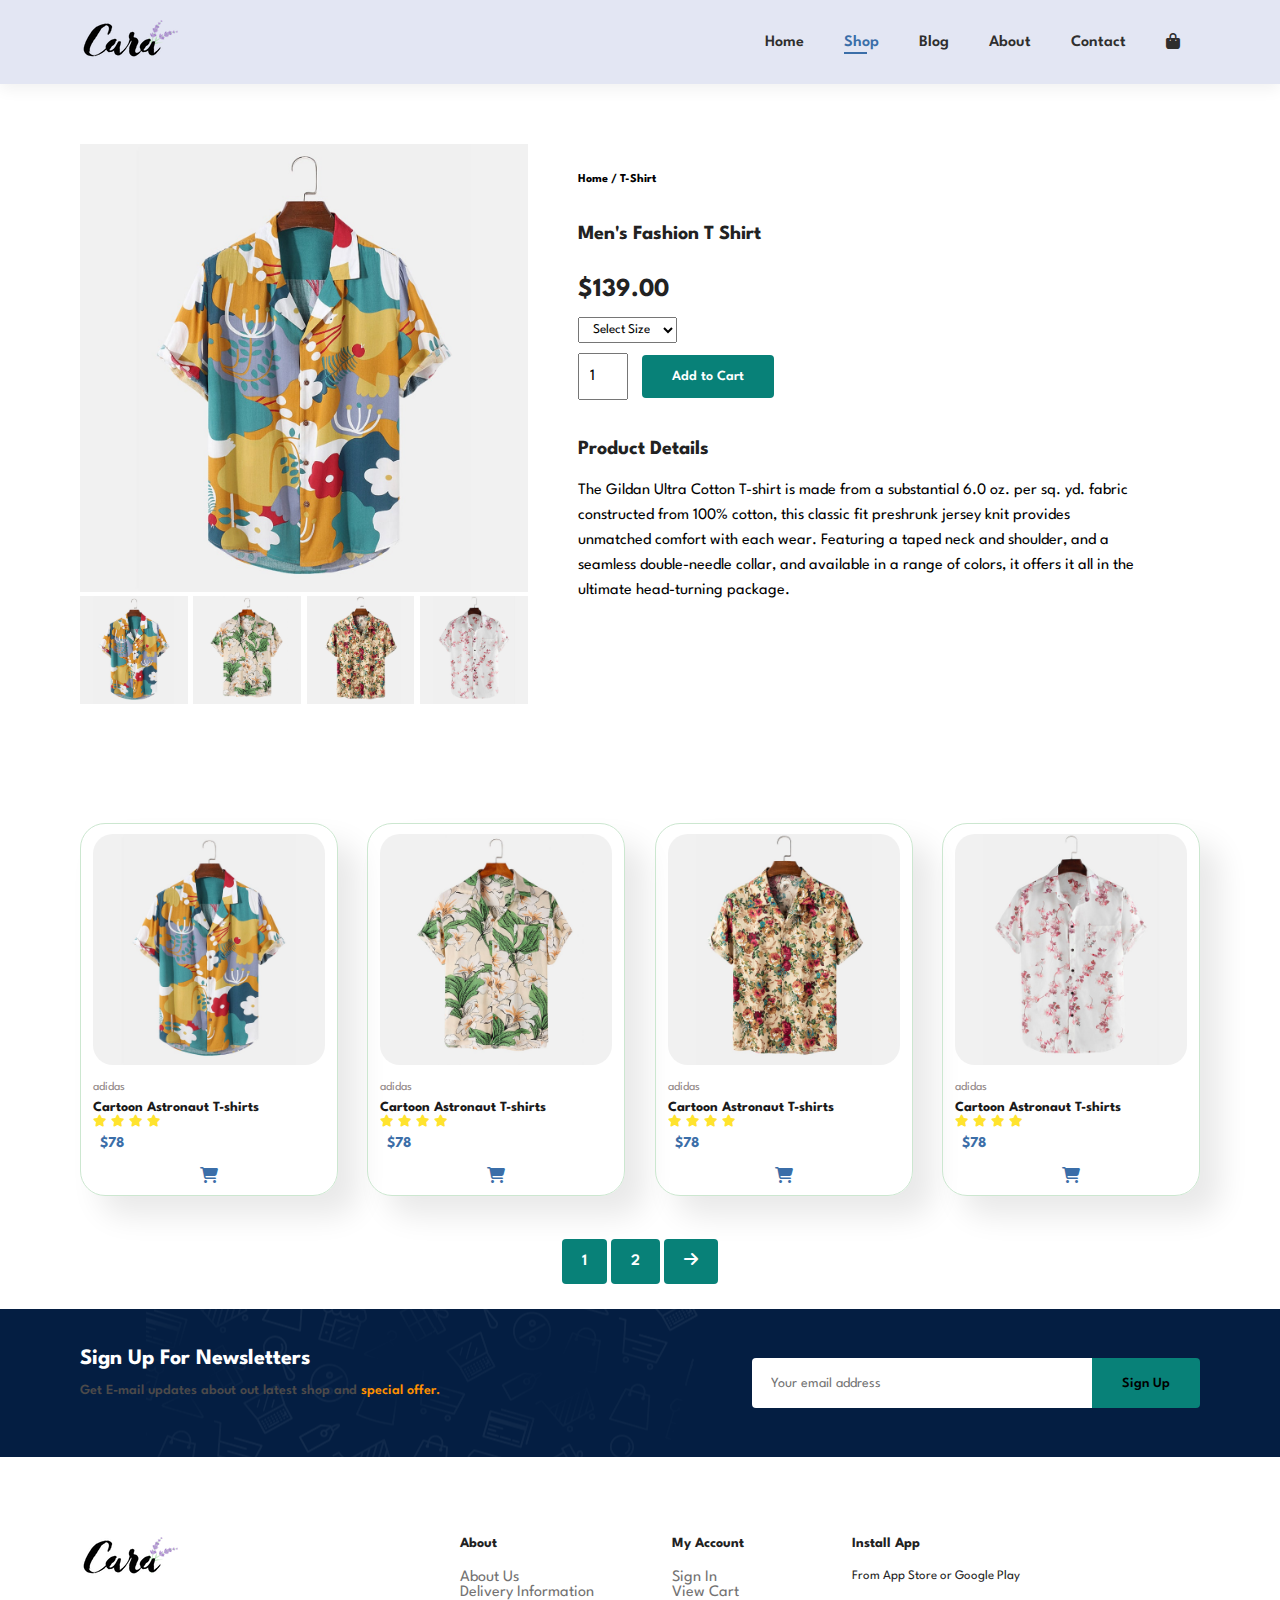
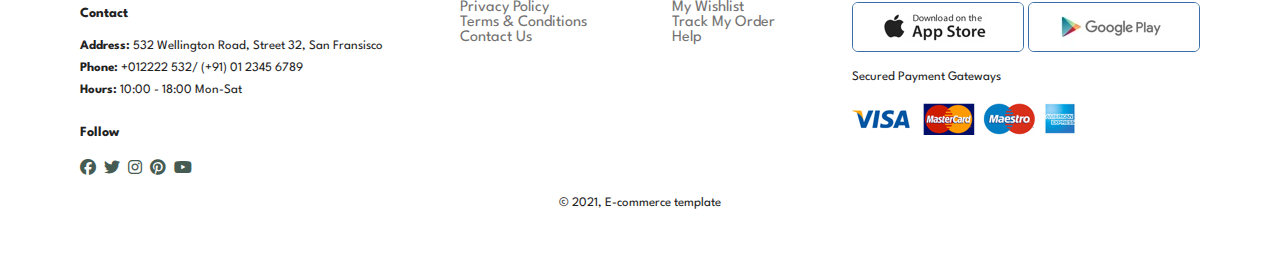
<file: sproduct.html>
<!DOCTYPE html>
<html lang="en">
<head>
    <meta charset="UTF-8">
    <meta http-equiv="X-UA-Compatible" content="IE=edge">
    <meta name="viewport" content="width=device-width, initial-scale=1.0">
    <title>E-commerce Website</title>
    <link rel="stylesheet" href="https://cdnjs.cloudflare.com/ajax/libs/font-awesome/6.4.0/css/all.min.css">

    <link rel="stylesheet" href="style.css">
</head>
<body>
    <section id = "header">
        <a href="#"><img src="img\logo.png" class ="logo" alt=""></a>
        

        <div>
            <ul id="navbar">
                <li><a href="index.html">Home</a></li>
                <li><a class="active" href="shop.html">Shop</a></li>
                <li><a href="blog.html">Blog</a></li>
                <li><a href="about.html">About</a></li>
                <li><a href="contact.html">Contact</a></li>
                <li id="lg-bag"><a href="cart.html"><i class="fa-solid fa-bag-shopping"></i></a></li>
                <a href="#" id="close"><i class="far fa-times-circle"></i>
                </a>
            </ul>
        </div>

        <div id="mobile">
            <a href="cart.html"><i class="fa-solid fa-bag-shopping"></i></a>
            <i id="bar" class="fas fa-outdent"></i>
        </div>
    </section>

    <section id="prodetails" class="section-p1">
        <div class="single-pro-image">
            <img src="img/products/f1.jpg" width="100%" id="MainImg" alt="">

            <div class="small-img-group">
                <div class="small-img-col">
                    <img src="img/products/f1.jpg" width="100%" class="small-img" alt="">
                </div>

                <div class="small-img-col">
                    <img src="img/products/f2.jpg" width="100%" class="small-img" alt="">
                </div>

                <div class="small-img-col">
                    <img src="img/products/f3.jpg" width="100%" class="small-img" alt="">
                </div>

                <div class="small-img-col">
                    <img src="img/products/f4.jpg" width="100%" class="small-img" alt="">
                </div>

            </div>
        </div>

        <div class="single-pro-details">
            <h6>Home / T-Shirt</h6>
            <h4>Men's Fashion T Shirt</h4>
            <h2>$139.00</h2>
            <select >
                <option >Select Size</option>
                <option >XL</option>
                <option >XXl</option>
                <option >Large</option>
                <option >Small</option>
            </select>
            <input type="number" value="1">
            <button class="normal">Add to Cart</button>
            <h4>Product Details</h4>
            <span>The Gildan Ultra Cotton T-shirt is made from a substantial 6.0 oz. per sq. yd. fabric constructed from 100% cotton, this classic fit preshrunk jersey knit provides unmatched comfort with each wear. Featuring a taped neck and shoulder, and a seamless double-needle collar, and available in a range of colors, it offers it all in the ultimate head-turning package.</span>
        </div>
    </section>

    <section id="product1" class="section-p1">
        <div class="pro-container">
            <div class="pro" onclick="window.location.href='sproduct.html';">
                <img src="img/products/f1.jpg" alt="">
                <div class="des">
                    <span>adidas</span>
                    <h5>Cartoon Astronaut T-shirts</h5>
                    <div class="star">
                        <i class="fa-solid fa-star" style="color: #ffe32e;"></i>
                        <i class="fa-solid fa-star" style="color: #ffe32e;"></i>
                        <i class="fa-solid fa-star" style="color: #ffe32e;"></i>
                        <i class="fa-solid fa-star" style="color: #ffe32e;"></i>
                    </div>
                    <h4>$78</h4>
                </div>
                <a href="#"><i class="fa-solid fa-cart-shopping"  style="color:rgb(59, 110, 168);" ></i></a>
            </div>

            <div class="pro">
                <img src="img/products/f2.jpg" alt="">
                <div class="des">
                    <span>adidas</span>
                    <h5>Cartoon Astronaut T-shirts</h5>
                    <div class="star">
                        <i class="fa-solid fa-star" style="color: #ffe32e;"></i>
                        <i class="fa-solid fa-star" style="color: #ffe32e;"></i>
                        <i class="fa-solid fa-star" style="color: #ffe32e;"></i>
                        <i class="fa-solid fa-star" style="color: #ffe32e;"></i>
                    </div>
                    <h4>$78</h4>
                </div>
                <a href="#"><i class="fa-solid fa-cart-shopping"  style="color:rgb(59, 110, 168);" ></i></a>
            </div>

            <div class="pro">
                <img src="img/products/f3.jpg" alt="">
                <div class="des">
                    <span>adidas</span>
                    <h5>Cartoon Astronaut T-shirts</h5>
                    <div class="star">
                        <i class="fa-solid fa-star" style="color: #ffe32e;"></i>
                        <i class="fa-solid fa-star" style="color: #ffe32e;"></i>
                        <i class="fa-solid fa-star" style="color: #ffe32e;"></i>
                        <i class="fa-solid fa-star" style="color: #ffe32e;"></i>
                    </div>
                    <h4>$78</h4>
                </div>
                <a href="#"><i class="fa-solid fa-cart-shopping"  style="color:rgb(59, 110, 168);" ></i></a>
            </div>

            <div class="pro">
                <img src="img/products/f4.jpg" alt="">
                <div class="des">
                    <span>adidas</span>
                    <h5>Cartoon Astronaut T-shirts</h5>
                    <div class="star">
                        <i class="fa-solid fa-star" style="color: #ffe32e;"></i>
                        <i class="fa-solid fa-star" style="color: #ffe32e;"></i>
                        <i class="fa-solid fa-star" style="color: #ffe32e;"></i>
                        <i class="fa-solid fa-star" style="color: #ffe32e;"></i>
                    </div>
                    <h4>$78</h4>
                </div>
                <a href="#"><i class="fa-solid fa-cart-shopping"  style="color:rgb(59, 110, 168);" ></i></a>
            </div>
        </div>    
    </section>

    <section id="pagination" class="padding">
        <a href="#">1</a>
        <a href="#">2</a>
        <a href="#"><i class="fas fa-arrow-right"></i></a>
    </section>

    <section id="newsletter" class="section-p1 section-m1">
        <div class="newstext">
            <h4>Sign Up For Newsletters</h4>
            <p>Get E-mail updates about out latest shop and <span>special offer.</span></p>
        </div>
        <div class="form">
            <input type="text" placeholder="Your email address">
            <button class="normal">Sign Up</button>
        </div>
    </section>

    <footer class="section-p1">
        <div class="col">
            <img class="logo" src="img/logo.png" alt="">
            <h4>Contact</h4>
            <p><strong>Address:</strong> 532 Wellington Road, Street 32, San Fransisco</p>
            <p><strong>Phone:</strong> +012222 532/ (+91) 01 2345 6789</p>
            <p><strong>Hours:</strong> 10:00 - 18:00 Mon-Sat</p>
            <div class="follow">
                <h4>Follow</h4>
                <div class="icon">
                    <i class="fab fa-facebook"></i>
                    <i class="fab fa-twitter"></i>
                    <i class="fab fa-instagram"></i>
                    <i class="fab fa-pinterest"></i>
                    <i class="fab fa-youtube"></i>
                    
                </div>
        </div>
        
        </div>

        <div  class="col">
            <h4>About</h4>
            <a href="#">About Us</a>
            <a href="#">Delivery Information</a>
            <a href="#">Privacy Policy</a>
            <a href="#">Terms & Conditions</a>
            <a href="#">Contact Us</a>
        </div>

        <div  class="col">
            <h4>My Account</h4>
            <a href="#">Sign In</a>
            <a href="#">View Cart</a>
            <a href="#">My Wishlist</a>
            <a href="#">Track My Order</a>
            <a href="#">Help</a>
        </div>

        <div class="col install">
            <h4>Install App</h4>
            <p>From App Store or Google Play</p>
            <div class="row">
                <img src="img/pay/app.jpg" alt="">
                <img src="img/pay/play.jpg" alt="">
            </div>
            <p>Secured Payment Gateways</p>
            <img src="img/pay/pay.png" alt="">
        </div>

        <div class="copyright">
            <p> © 2021, E-commerce template</p>
        </div>

    </footer>

    <script>
        var MainImg = document.getElementById("MainImg");
        var smallimg = document.getElementsByClassName("small-img");

        smallimg[0].onclick = function(){
            MainImg.src = smallimg[0].src;
        }

        smallimg[1].onclick = function(){
            MainImg.src = smallimg[1].src;
        }

        smallimg[2].onclick = function(){
            MainImg.src = smallimg[2].src;
        }

        smallimg[3].onclick = function(){
            MainImg.src = smallimg[3].src;
        }
    </script>

    <script src="script.js"></script>
</body>
</html>
</file>
<file: style.css>
@import url('https://fonts.googleapis.com/css2?family=Fira+Sans&family=League+Spartan&family=Merriweather& family=Montserrat&family=Sacramento&display=swap');

*{
    margin: 0;
    padding: 0;
    box-sizing: border-box;
    font-family: 'League Spartan', sans-serif;

}

h1{
    font-size: 50px;
    line-height: 64px;
    color: #222;
}

h2{
    font-size: 46px;
    line-height: 54px;
    color: #222;
}

h4{
    font-size: 20px;
    color: #222;
}

h6{
    font-weight: 16px;
    font-size: 12px;
}

p{
    font-size: 16px;
    color: #465b52;
    margin: 15px 0 20px 0;
}

.section-p1{
    padding: 40px 80px;
}

.section-m1{
    margin: 40px 0;
}

button.normal{
    font-size: 14px;
    font-weight: 600;
    padding: 15px 30px;
    color: black;
    background-color: #fff;
    border-radius: 4px;
    cursor: pointer;
    border: none;
    outline: none;
    transition: 0.2s ease;
}


body{
    width: 100%;
}


/*header start*/
#header{
    display: flex;
    align-items: center;
    justify-content: space-between;
    padding: 20px 80px;
    background: #E3E6F3;
    box-shadow: 0 5px 15px rgba(0,0, 0,0.06);
    z-index: 999;
    position: sticky;
}

#navbar{
    display: flex;
    align-items: center;
    justify-content: center;
}

#navbar li{
    list-style: none;
    padding: 0 20px;
    position: relative;
}

#navbar li a{
    text-decoration: none;
    font-size: 16px;
    font-weight: 600;
    color: #2f2e2e;
    transition: 0.3s ease;
}
#navbar li a:hover,
#navbar li a.active{
    color:rgb(59, 110, 168);
}

#navbar li a.active::after,
#navbar li a:hover::after{
    content: "";
    width: 30%;
    height: 2px;
    background: rgb(59, 110, 168);
    position: absolute;
    bottom: -4px;
    left: 20px;
}
#mobile{
    display: none;
    align-items: center;
}

#close{
    display: none;
}
/*Home Page*/

#hero{
    background-image: url("img/hero4.png");
    height: 90vh;
    width: 100%;
    background-size: cover;
    background-position: top 25% right 0;
    padding: 0 80px;
    display: flex;
    flex-direction: column;
    align-items: flex-start;
    justify-content: center;
}
#hero h4{
    padding-bottom: 15px;

}
#hero h1{
    color:rgb(59, 110, 168);
}
#hero button{
    background-image: url(img/button.png);
    background-color: transparent;
    color: rgb(59, 110, 168);
    border: 0;
    padding: 14px 80px 14px 65px;
    background-repeat: no-repeat;
    cursor: pointer;
    font-weight: 700;
    font-size: 15px;
}
#feature{
    display: flex;
    align-items: center;
    justify-content: space-between;
    flex-wrap: wrap;
}

#feature .fe-box{
    width: 160px;
    height: 170px;
    text-align: center;
    padding: 25px 15px;
    box-shadow: 20px 20px 34px 5px rgba(0, 0, 0, 0.05);
    border: 1px solid #cce7d0;
    border-radius: 10px;
    margin: 15px 0;
}

#feature .fe-box:hover{
    box-shadow: 10px 10px 54px 10px rgba(4, 1, 49, 0.05);
}

#feature .fe-box h6{
    display: inline-block;
    padding: 9px 8px 6px 8px;
    line-height: 1;
    border-radius: 4px;
    color: #088178;
    background-color: #deedfc;
}
#feature .fe-box:nth-child(2) h6{
    background-color: #cdebbc;
}

#feature .fe-box:nth-child(3) h6{
    background-color: #d1e8f2;
}

#feature .fe-box:nth-child(4) h6{
    background-color: #cdd4f8;
}

#feature .fe-box:nth-child(5) h6{
    background-color: #f6dbf6;
}

#feature .fe-box:nth-child(6) h6{
    background-color: #fff2e5;
}

#feature .fe-box img{
    width: 100%;
    margin-bottom: 5px;
}

#product1{
    text-align: center;

}

#product1 .pro-container{
    display: flex;
    justify-content: space-between;
    padding-top: 20px;
    flex-wrap: wrap;
}

#product1 .pro{
    width: 23%;
    min-width: 250px;
    padding: 10px 12px;
    border: 1px solid #cce7d0;
    border-radius: 25px;
    cursor: pointer;
    box-shadow: 20px 20px 30px rgba(0, 0, 0, 0.09);
    margin: 15px 0;
    transition: 0.2s ease;
}

#product1 .pro:hover{
    box-shadow: 20px 20px 30px rgba(0, 0, 0, 0.1);
}

#product1 .pro img{
    width: 100%;
    border-radius: 20px;
}

#product1 .pro .des{
    text-align: start;
    padding: 10px 0;
    
}

#product1 .pro .des span{
    color: rgb(145, 135, 135);
    font-size: 12px;
}

#product1 .pro .des h5{
    padding-top: 7px;
    color: #1a1a1a;
    font-size: 14px;
}

#product1 .pro .des i{
    font-size: 12px;
    color: rgb(243, 181, 25);
}

#product1 .pro .des h4{
    padding: 7px;
    font-size: 15px;
    font-weight: 700;
    color: rgb(59, 110, 168);
}

#product1 .pro .cart {
    width: 40px;
    height: 40px;
    line-height: 40px;
    border-radius: 50px;
    background-color: #e8f4f6;
    font-weight: 500;
    color: rgb(59, 110, 168);

}

#banner{
    display: flex;
    flex-direction: column;
    justify-content: center;
    align-items: center;
    text-align: center;
    background-image: url("img/banner/b2.jpg");
    width: 100%;
    height: 40vh;
    background-size: cover;
    background-position: center;
}

#banner h4{
    color: #fff;
    font-size: 16px;
}

#banner h2{
    color: #fff;
    font-size: 30px;
    padding: 10px 0;
}

#banner h2 span{
    color: red;
}

#banner button:hover{
    background-color: rgb(59, 110, 168);
    color: white;
}

#sm-banner {
    display: flex;
    justify-content: space-between;
    flex-wrap: wrap;
}

#sm-banner .banner-box{
    display: flex;
    flex-direction: column;
    justify-content: center;
    align-items: flex-start;
    background-image: url("img/banner/b17.jpg");
    min-width: 500px;
    height: 50vh;
    background-size: cover;
    background-position: center;
    padding: 30px;
}

#sm-banner .banner-box2{
    display: flex;
    flex-direction: column;
    justify-content: center;
    align-items: flex-start;
    background-image: url("img/banner/b10.jpg");
    min-width: 500px;
    height: 50vh;
    background-size: cover;
    background-position: center;
    padding: 30px;
}

#sm-banner h4{
    color: white;
    font-size: 20px;
    font-weight: 300;
}

#sm-banner h2{
    color: white;
    font-size: 28px;
    font-weight: 800;
}
#sm-banner span{
    color: white;
    font-size: 14px;
    font-weight: 500;
    padding-bottom: 15px;
}
button.white{
    font-size: 13px;
    font-weight: 600;
    padding: 11px 18px;
    color:white;
    background-color: transparent;
    cursor: pointer;
    border: 1px solid white;
    outline: none;
    transition: 0.2s ease;
}
#sm-banner .banner-box:hover button{
    background-color: rgb(59, 110, 168);
    border: 1px solid rgb(59, 110, 168);
}

#sm-banner .banner-box2:hover button{
    background-color: rgb(59, 110, 168);
    border: 1px solid rgb(59, 110, 168);
}

#banner3 {
    display: flex;
    justify-content: space-between;
    flex-wrap: wrap;
    padding: 0 80px;
}


#banner3 .banner-box{
    display: flex;
    flex-direction: column;
    justify-content: center;
    align-items: flex-start;
    background-image: url("img/banner/b7.jpg");
    min-width: 30%;
    height: 30vh;
    background-size: cover;
    background-position: center;
    padding: 20px;
    margin-bottom: 20px;
}

#banner3 .banner-box2{
    display: flex;
    flex-direction: column;
    justify-content: center;
    align-items: flex-start;
    background-image: url("img/banner/b4.jpg");
    min-width: 30%;
    height: 30vh;
    background-size: cover;
    background-position: center;
    padding: 20px;
    margin-bottom: 20px;
}

#banner3 .banner-box3{
    display: flex;
    flex-direction: column;
    justify-content: center;
    align-items: flex-start;
    background-image: url("img/banner/b18.jpg");
    min-width: 30%;
    height: 30vh;
    background-size: cover;
    background-position: center;
    padding: 20px;
    margin-bottom: 20px;
}

#banner3 h2{
    color: white;
    font-weight: 900;
    font-size: 22px;
}

#banner3 h3{
    color: rgb(251, 104, 104);
    font-weight: 800;
    font-size: 15px;
}

#newsletter{
    display: flex;
    justify-content: space-between;
    flex-wrap: wrap;
    align-items: center;
    background-image: url(img/banner/b14.png);
    background-repeat: no-repeat;
    background-position: 20% 30%;
    background-color: #041e42;
}

#newsletter h4{
    font-size: 22px;
    font-weight: 700;
    color: white;
}

#newsletter p{
    font-size: 14px;
    font-weight: 600;
    color: rgb(76, 74, 74);
}

#newsletter p span{
    color: rgb(255, 145, 0);
}

#newsletter .form{
    display: flex;
    width: 40%;
}

#newsletter input{
    height: 3.125rem;
    padding: 0 1.25em;
    font-size: 14px;
    width: 100%;
    border: 1px solid transparent;
    border-radius: 4px;
    outline: none;
    border-top-right-radius: 0;
    border-bottom-right-radius: 0;
}

#newsletter button{
    background-color: #088178;
    columns: white;
    white-space: nowrap;
    border-top-left-radius: 0;
    border-bottom-left-radius: 0;
}

footer{
    display: flex;
    flex-wrap: wrap;
    justify-content: space-between;
    
}

footer .col{
    display: flex;
    flex-direction: column;
    align-items: flex-start;
    margin-bottom: 20px;
}

footer .logo{
    margin-bottom: 30px;
}

footer h4{
    font-size: 14px;
    padding-bottom: 20px;
}

footer p{
    font-size: 13px;
    text-decoration: none;
    color: #222;
    margin: 0 0 8px 0;
    margin-bottom: 10px;

}

footer .follow{
    margin-top: 20px;
}

footer .follow i{
    color: #465b52;
    padding-right: 4px;
    cursor: pointer;
}

footer .install .row img{
    border: 1px solid rgb(59, 110, 168);
    border-radius: 6px;
}

footer .install img{
    margin: 10px 0 15px 0;
}
footer .follow i:hover,
footer a:hover{
    color: rgb(59, 110, 168);
}

footer a{
    color:  rgb(115, 114, 114);
    text-decoration: none;
}

footer .copyright{
    width: 100%;
    text-align: center;
}
/*Shop Page*/

#page-header{
    background-image: url(img/banner/b1.jpg);
    width: 100%;
    height: 40vh;
    background-size: cover;
    display: flex;
    justify-content: center;
    text-align: center;
    flex-direction: column;
    padding: 14px;
}

#page-header h2,
#page-header p{
    color: white;
}

#pagination{
    text-align: center;
}
#pagination a{
    text-decoration: none;
    background-color: #088178;
    padding: 15px 20px;
    border-radius: 4px;
    color: white;
    font-weight: 600;
}

#pagination a i{
    font-size: 16px;
    font-weight: 600;
}

/*Single Product*/

#prodetails{
    display: flex;
    margin-top: 20px;

}

#prodetails .single-pro-image{
    width: 40%;
    margin-right: 50px;
}
.small-img-group{
    display: flex;
    justify-content: space-between;
}

.small-img-col{
    flex-basis: 24%;
    cursor: pointer;
}

#prodetails .single-pro-details{
    width: 50%;
    padding-top: 30px;
}

#prodetails .single-pro-details h4{
    padding: 40px 0 20px 0;
}

#prodetails .single-pro-details h2{
    font-size: 26px;
}

#prodetails .single-pro-details select{
    display: block;
    padding: 5px 10px;
    margin-bottom: 10px;
}

#prodetails .single-pro-details input{
    width: 50px;
    height: 47px;
    padding-left: 10px;
    font-size: 16px;
    margin-right: 10px;

}

#prodetails .single-pro-details input:focus{
    outline:none;
}

#prodetails .single-pro-details button{
    background-color: #088178;
    color: #fff;
}

#prodetails .single-pro-details span{
    line-height: 25px;
}

/*Blog Page*/

#page-header.blog-header{
    background-image: url(img/banner/b19.jpg);
}

#blog {
    padding: 150px 150px 0 150px;
}

#blog .blog-box{
    display: flex;
    align-items: center;
    width: 100%;
    position: relative;
    padding-bottom: 90px;
}

#blog .blog-img{
    width: 50%;
    margin-right: 40px;
    margin-bottom: 20px;
}

#blog img{
    width: 100%;
    height: 300px;
    object-fit: cover;
}

#blog .blog-details{
    width: 50%;
}

#blog .blog-details a{
    text-decoration: none;
    color: #000;
    font-size: 11px;
    font-weight: 700;
    position: relative;
}

#blog .blog-details a::after {
    content: "";
    width: 50px;
    height: 1px;
    background-color: #000;
    position: absolute;
    top: 4px;
    right: -60px;
}

#blog .blog-details a:hover{
    color: #088178;
    transition: 0.3s;
}

#blog .blog-details a:hover:after{
    background-color: #088178;
}

#blog .blog-box h1{
    position: absolute;
    top: -40px;
    left: 0;
    font-size: 70px;
    font-weight: 700;
    color: #c9cbce;
    z-index: -9;
}

/*About Page*/


#page-header.about-header{
    background-image: url("img/about/banner.png");
}

#about-head {
    display: flex;
    align-items: center;
}

#about-head img{
    width: 50%;
    height: auto;
}

#about-head div{
    padding-left: 40px;
}

#about-app{
    text-align: center;
}

#about-app .video{
    width: 70%;
    height: 100%;
    margin: 30px auto 0 auto;
}

#about-app .video video{
    width: 100%;
    height: 100%;
    border-radius: 20px;
}

/*Contact Page*/

#contact-details{
    display: flex;
    align-items: center;
    justify-content: space-between;
}

#contact-details .details{
    width: 40%;
}

#contact-details .details span,
#form-details form span{
    font-size: 12px;
}

#contact-details .details h2,
#form-details form h2{
    font-size: 26px;
    line-height: 35px;
    padding: 20px 0;
}

#contact-details .details h2{
    font-size: 16px;
    padding-bottom: 15px;
}

#contact-details .details li{
    list-style: none;
    display: flex;
    padding: 10px 0;
}

#contact-details .details i{
    font-size: 14px;
    padding-right: 22px;
}

#contact-details .details p{
    margin: 0;
    font-size: 14px;
}

#contact-details .map{
    width: 55%;
    height: 400px;
}

#contact-details .map iframe{
    width: 100%;
    height: 100%;
}

#form-details{
    display: flex;
    justify-content: space-between;
    margin: 30px;
    padding: 80px;
    border: 1px solid #e1e1e1;
}

#form-details form{
    width: 65%;
    display: flex;
    flex-direction: column;
    align-items: flex-start;
}

#form-details form input,
#form-details form textarea{
    width: 100%;
    padding: 12px 15px;
    outline: none;
    margin-bottom: 20px;
    color: 1px solid #e1e1e1;
}

#form-details form button{
    background-color: #088178;
    color: #fff;
}

#form-details .people div{
    padding-bottom: 25px;
    display: flex;
    align-items: flex-start;
}

#form-details .people div img{
    width: 65px;
    height: 65px;
    object-fit: cover;
    margin-right: 15px;
}

#form-details .people div p{
    margin: 0;
    font-size: 13px;
    line-height: 25px;
}

#form-details .people div span{
    display: block;
    font-size: 16px;
    font-weight: 600;
    columns: #000;
}

/* Cart Page*/

#cart{
    overflow-x: auto;
}

#cart table{
    width: 100%;
    border-collapse: collapse;
    table-layout: fixed;
    white-space: nowrap;
}

#cart table img{
    width: 70px;
}

#cart table td:nth-child(1){
    width: 100px;
    text-align: center;
}

#cart table td:nth-child(2){
    width: 150px;
    text-align: center;
}
#cart table td:nth-child(3){
    width: 250px;
    text-align: center;
}
#cart table td:nth-child(4){
    width: 150px;
    text-align: center;
}

#cart table td:nth-child(4),
#cart table td:nth-child(5),
#cart table td:nth-child(6){
    width: 150px;
    text-align: center;
}

#cart table td:nth-child(5) input{
    width: 70px;
    padding: 10px 5px 10px 15px;
}

#cart table thead{
    border: 1px solid #e2e9e1;
    border-left: none;
    border-right: none;
}

#cart table thead td{
    font-weight: 700;
    text-transform: uppercase;
    font-size: 13px;
    padding: 18px 0;
}

#cart table tbody tr td{
    padding-top: 15px;
}

#cart table tbody td{
    font-size: 13px;
}

#cart table tbody i{
    color: #088178;
}


#cart-add{
    display: flex;
    flex-wrap: wrap;
    justify-content: space-between;
}

#coupon {
    width: 50%;
    margin-bottom: 15px;
}

#coupon h3,
#subtotal h3{
    padding-bottom: 15px;
}

#coupon input{
    padding: 10px 20px;
    outline: none;
    width: 60%;
    margin-right: 10px;
    border: 1px solid #e2e9e1;
}

#coupon button,
#subtotal button{
    background-color: #088178;
    color: #fff;
    padding: 12px 20px;
}


#subtotal{
    width: 50%;
    margin-bottom: 30px;
    border: 1px solid #e2e9e1;
    padding: 30px;
}

#subtotal table{
    border-collapse: collapse;
    width: 100%;
    margin-bottom: 20px;
}


#subtotal table td{
    width: 50%;
    border: 1px solid #e2e9e1;
    padding: 10px;
    font-size: 13px;
}


/*Start Media Query*/

@media (max-width:799px)  {

    .section-p1{
        padding: 40px 40px;
    }
    #navbar {
        display: flex;
        flex-direction: column;
        align-items: flex-start;
        justify-content: flex-start;
        position: fixed;
        top: 0;
        right: -300px;
        height: 100vh;
        width: 300px;
        background-color: #E3E6F3;
        box-shadow: 0 40px 60px rgba(0, 0, 0, 0.1);
        padding: 80px 0 0 10px;
        transition: 0.3s;
    }

    #navbar.active{
        right: 0px;
    }

    #navbar li {
        margin-bottom: 25px;
    }

    #mobile{
        display: flex;
        align-items: center;
    }

    #mobile i{
        color: #1a1a1a;
        font-size: 24px;
        padding-left: 20px;
    }
    
    #close{
        display: initial;
        position: absolute;
        top: 30px;
        left: 30px;
        color: #222;
        font-size: 24px;
    }
    #lg-bag{
        display: none;
    }

    #hero {
        
        height: 70vh;
        padding: 0 80px;
        background-position: top 30% right 30%;
        
    }
    #feature {
        justify-content: center;
    }

    #feature .fe-box {
       margin: 15px 15px;
    }

    #product1 .pro-container {
        justify-content: center;       
    }

    #product1 .pro {
        margin: 15px
    }
    
    #banner {
        height: 20vh;
    }

    #sm-banner .banner-box {
        min-width: 100%;
        height: 30vh;
    }

    #sm-banner .banner-box2 {
        min-width: 100%;
        height: 30vh;
    }

    #banner3 {
        padding: 0 40px;
    }

    #banner3 .banner-box {
        width: 28%;
    }

    #newsletter .form {
        width: 70%;
    }

    /*contact page*/

    #form-details {
        padding: 40px;
    }

    #form-details form {
        width: 50%;
        
    }


}

@media (max-width: 477px) {
    .section-p1 {
        padding: 20px;
    }

    #header {
        padding: 10px 30px;
    }
    
    h1 {
        font-size: 38px;
    }

    h2 {
        font-size: 32px;
    }

    #hero {
        padding:  0 20px;
        background-position: 55%;
    }

    #feature {
        justify-content: space-between;
    }

    #feature .fe-box {
        width: 155px;
        margin: 0 0 15px 0;
    }

    #product1 .pro {
        width: 100%;
    }
    
    #banner {
        height: 40vh;
    }

    #sm-banner .banner-box {
        height: 40vh;
    }

    #sm-banner .banner-box2 {
        height: 40vh;
        margin-top: 20px;
    }

    #banner3 {
        padding: 0 20px;
    }

    #banner3 .banner-box {
        width: 100%;
    }

    #newsletter{
        padding: 40px 20px;
    }

    #newsletter .form{
        width: 100%;
    }

    footer .copyright{
        text-align: start;
    }

    footer p {
        text-align: center;
    }

    /*Single Product*/
    #prodetails{
        display: flex;
        flex-direction: column;
    }

    #prodetails .single-pro-image {
        width: 100%;
        margin-right: 0px;
    }

    #prodetails .single-pro-details {
        width: 100%;
    }

    /*Blog Page*/
    #blog {
        padding: 100px 20px 0 20px;
    }

    #blog .blog-box {
        display: flex;
        flex-direction: column;
        align-items: flex-start;
    }
   
    #blog .blog-img {
        width: 100%;
        margin-right: 0px;
        margin-bottom: 15px;
    }

    #blog .blog-details {
        width: 100%;
    }

    /*About Page*/

    #about-head {
        display: flex;
        flex-direction: column;
        align-items: center;
    }

    #about-head img {
        width: 100%;
        margin-bottom: 20px;
    }

    #about-head div {
        padding-left: 0px;
    }

    #about-app .video {
        width: 100%;
    }

    /*contact page*/

    #contact-details {
        display: flex;
        flex-direction: column;
    }

    #contact-details .details {
        width: 100%;
        margin-bottom: 30px;
    }

    #contact-details .map {
        width: 100%;
    }

    #form-details {
       
        margin: 10px;
        padding: 30px 10px;
        flex-wrap: wrap;
    }

    #form-details form {
        width: 100%;
        margin-bottom: 30px;
    }


    /*Cart Page*/

    #cart-add {
        flex-direction: column;
    }

    #coupon {
        width: 100%;
    }

    #subtotal {
        width: 100%;
        padding: 20px;
    }
}
</file>
